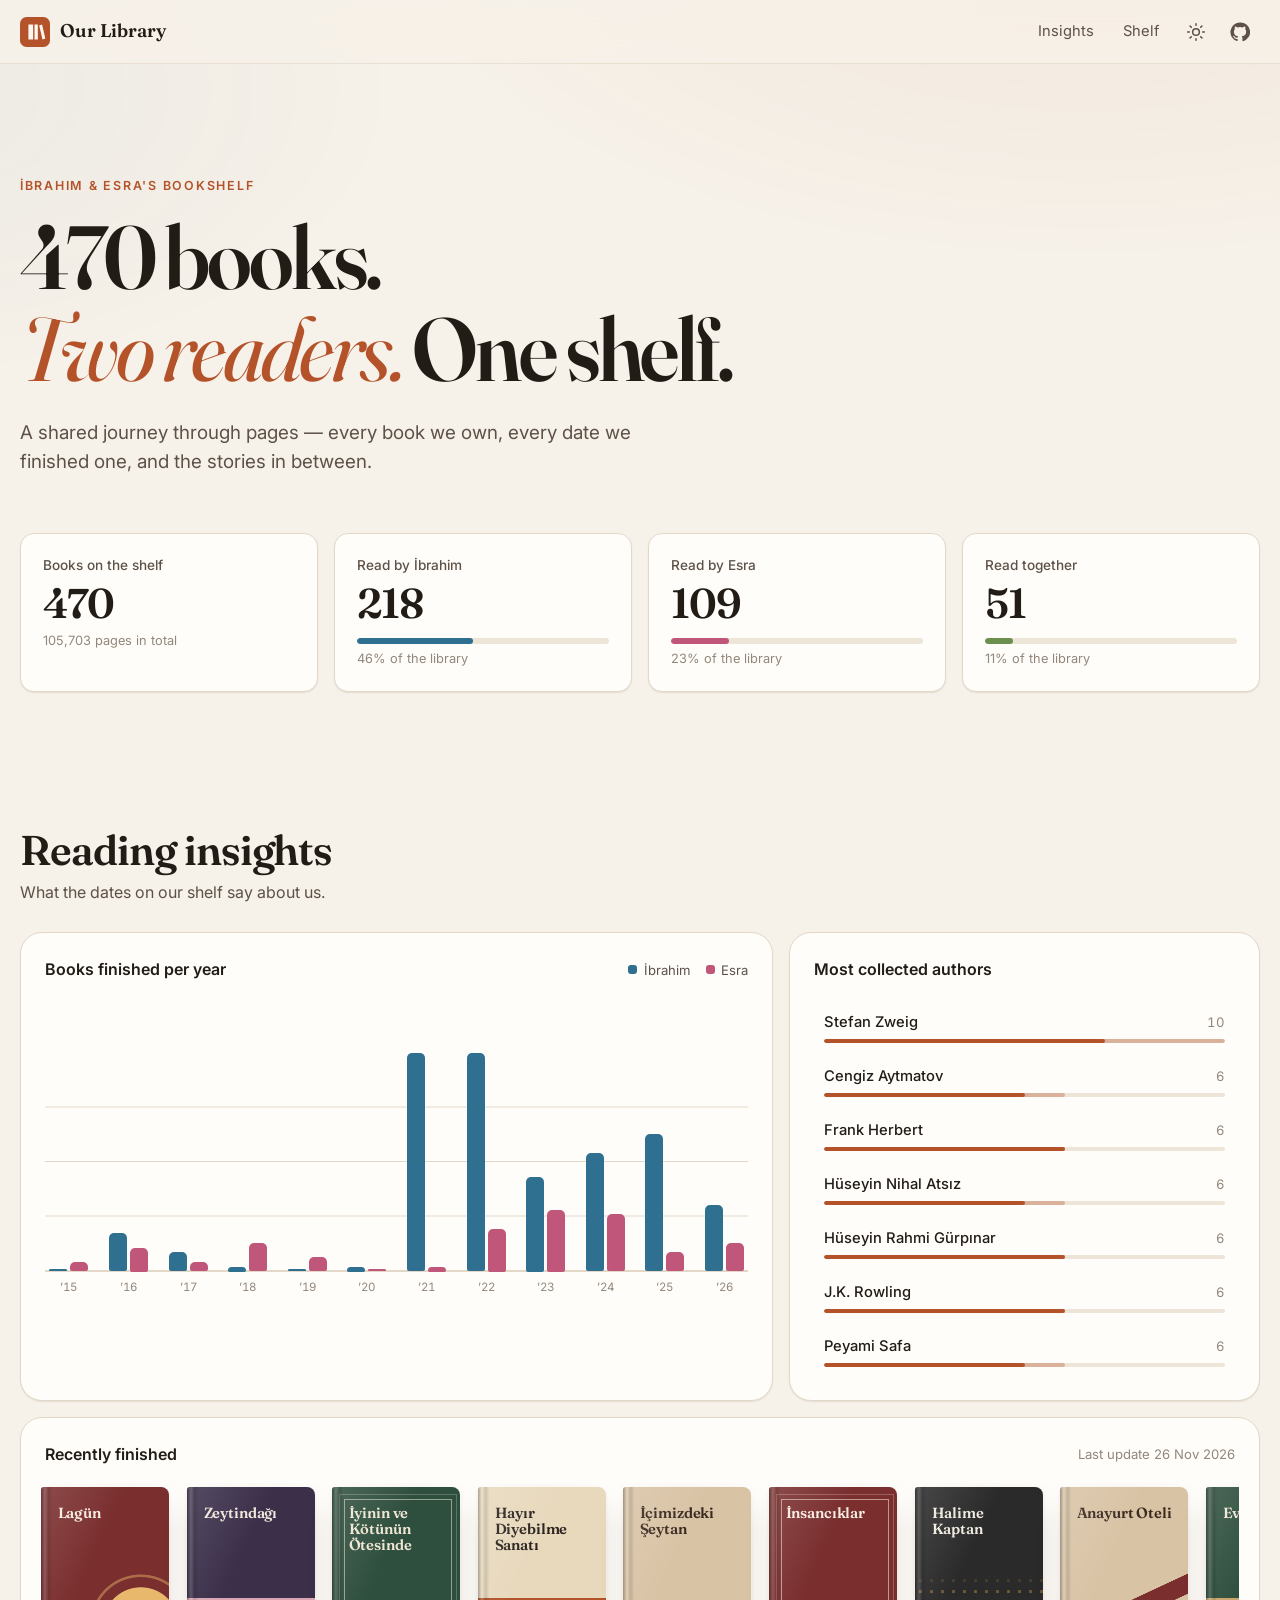
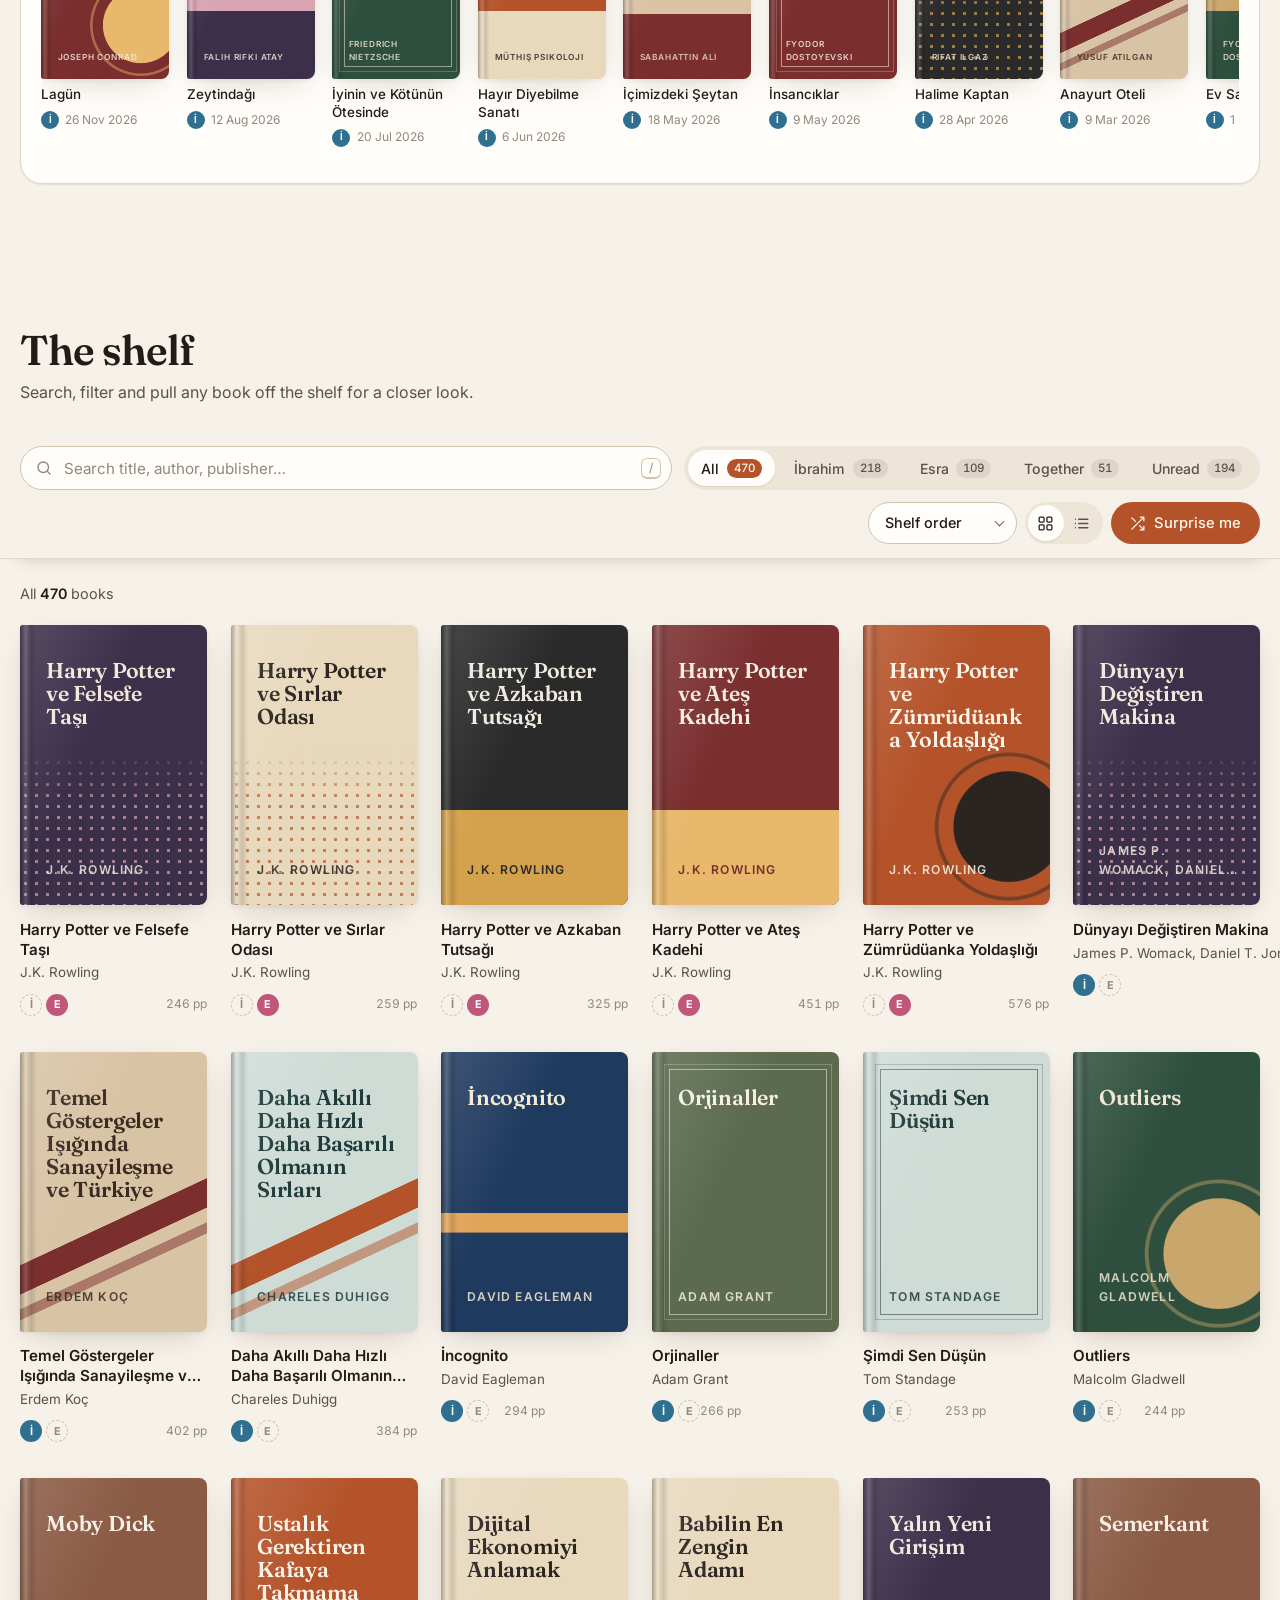
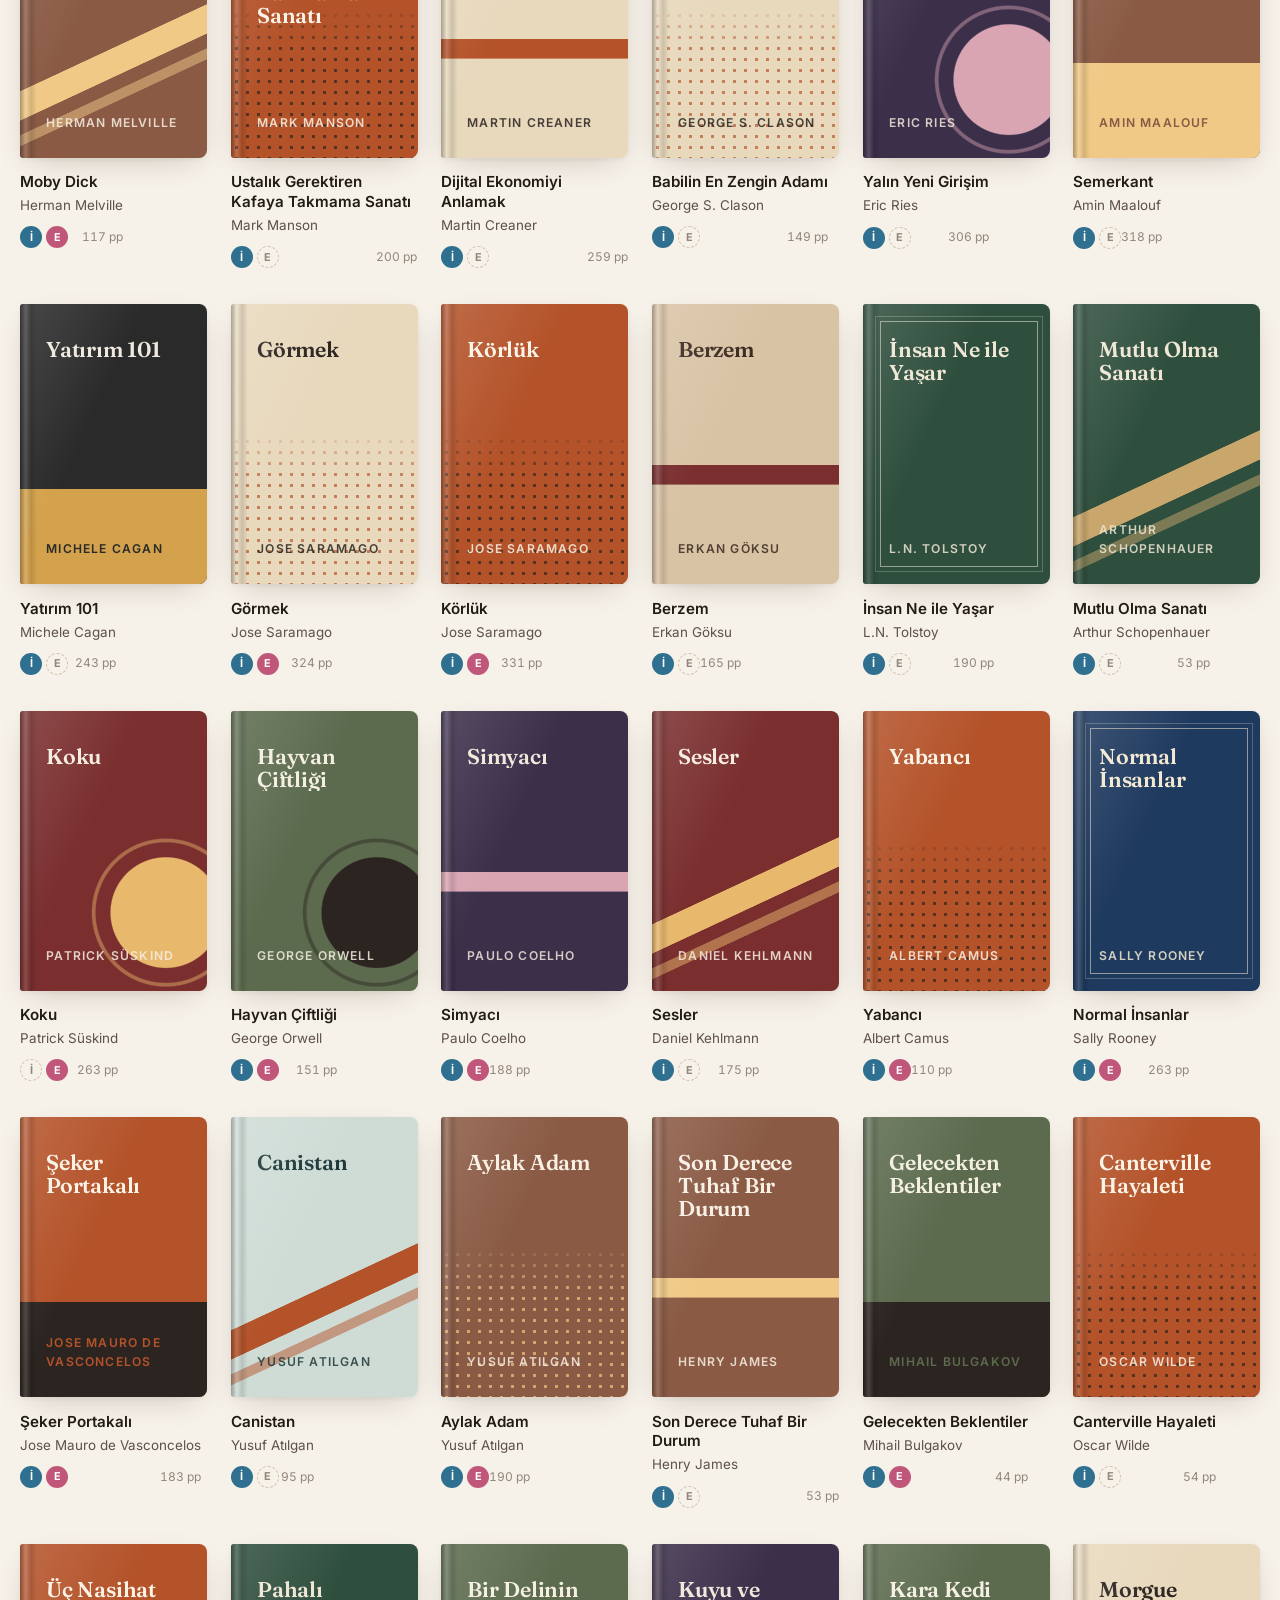
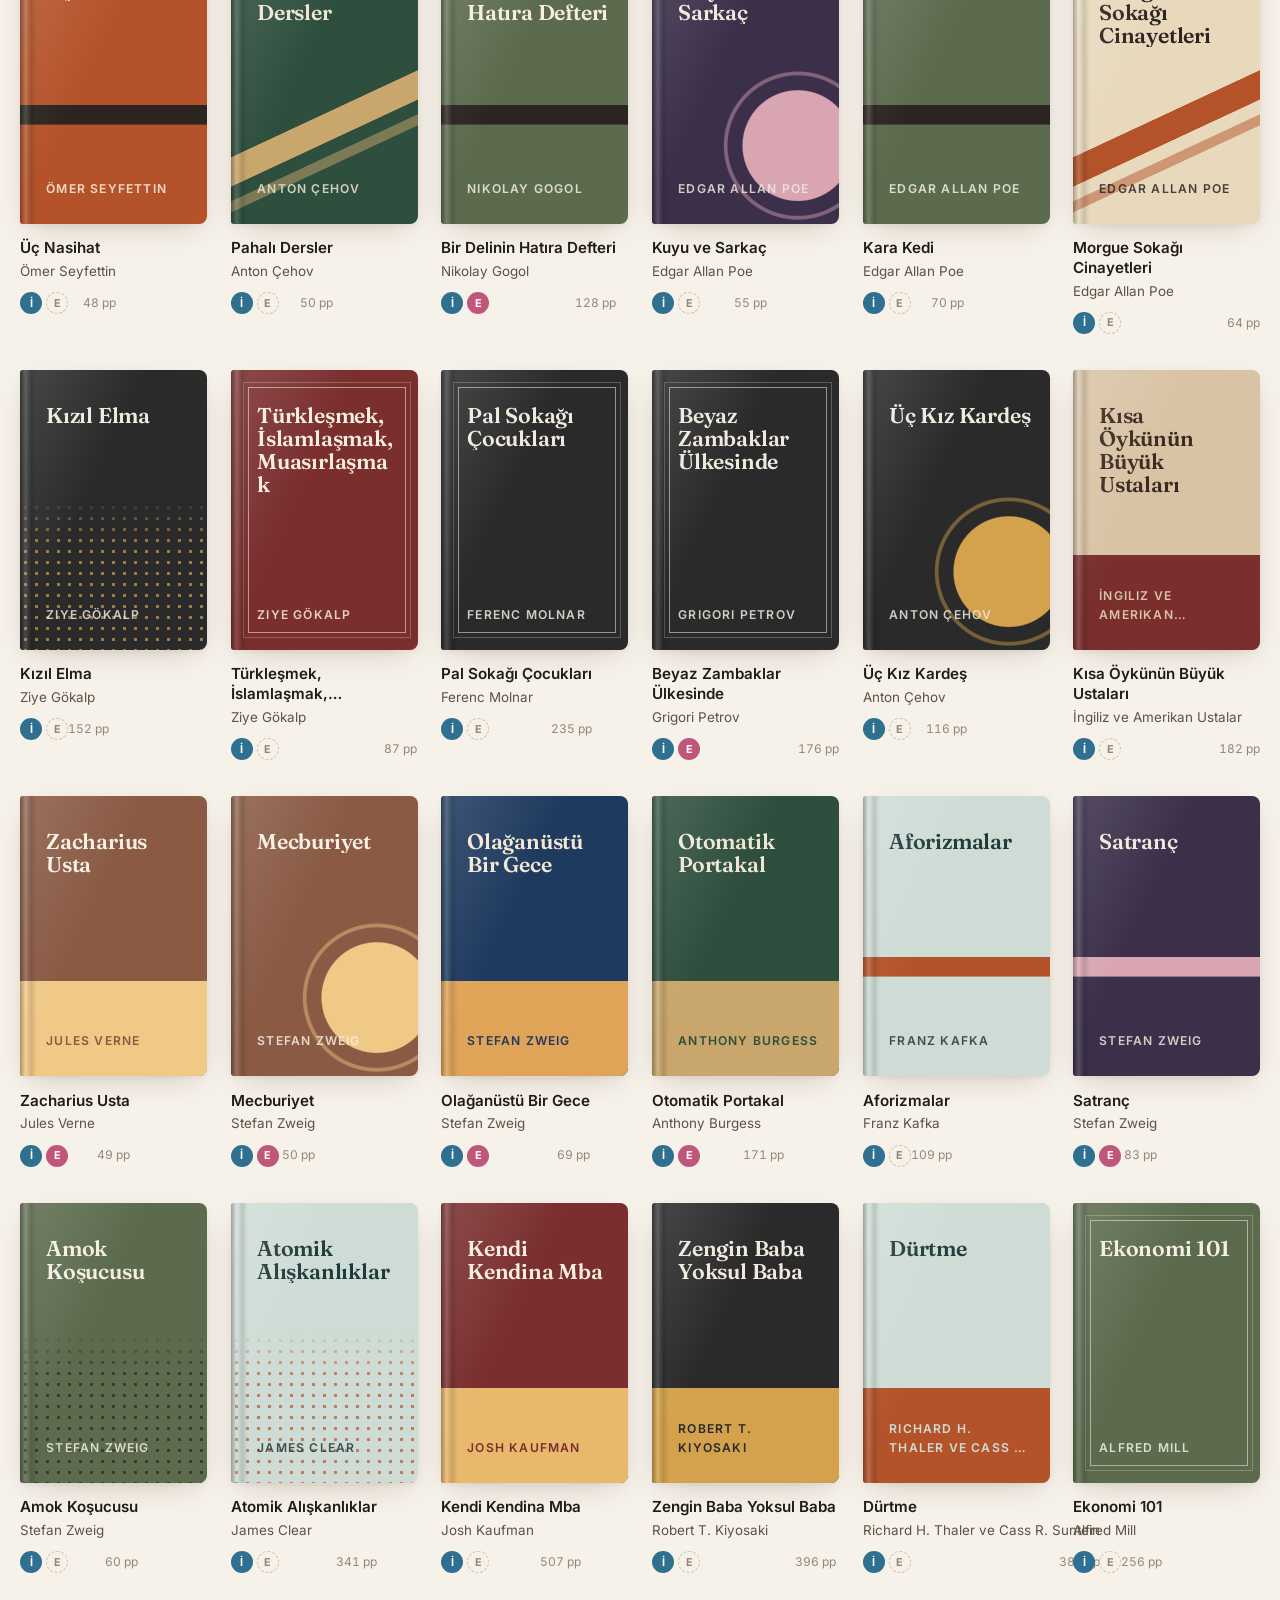
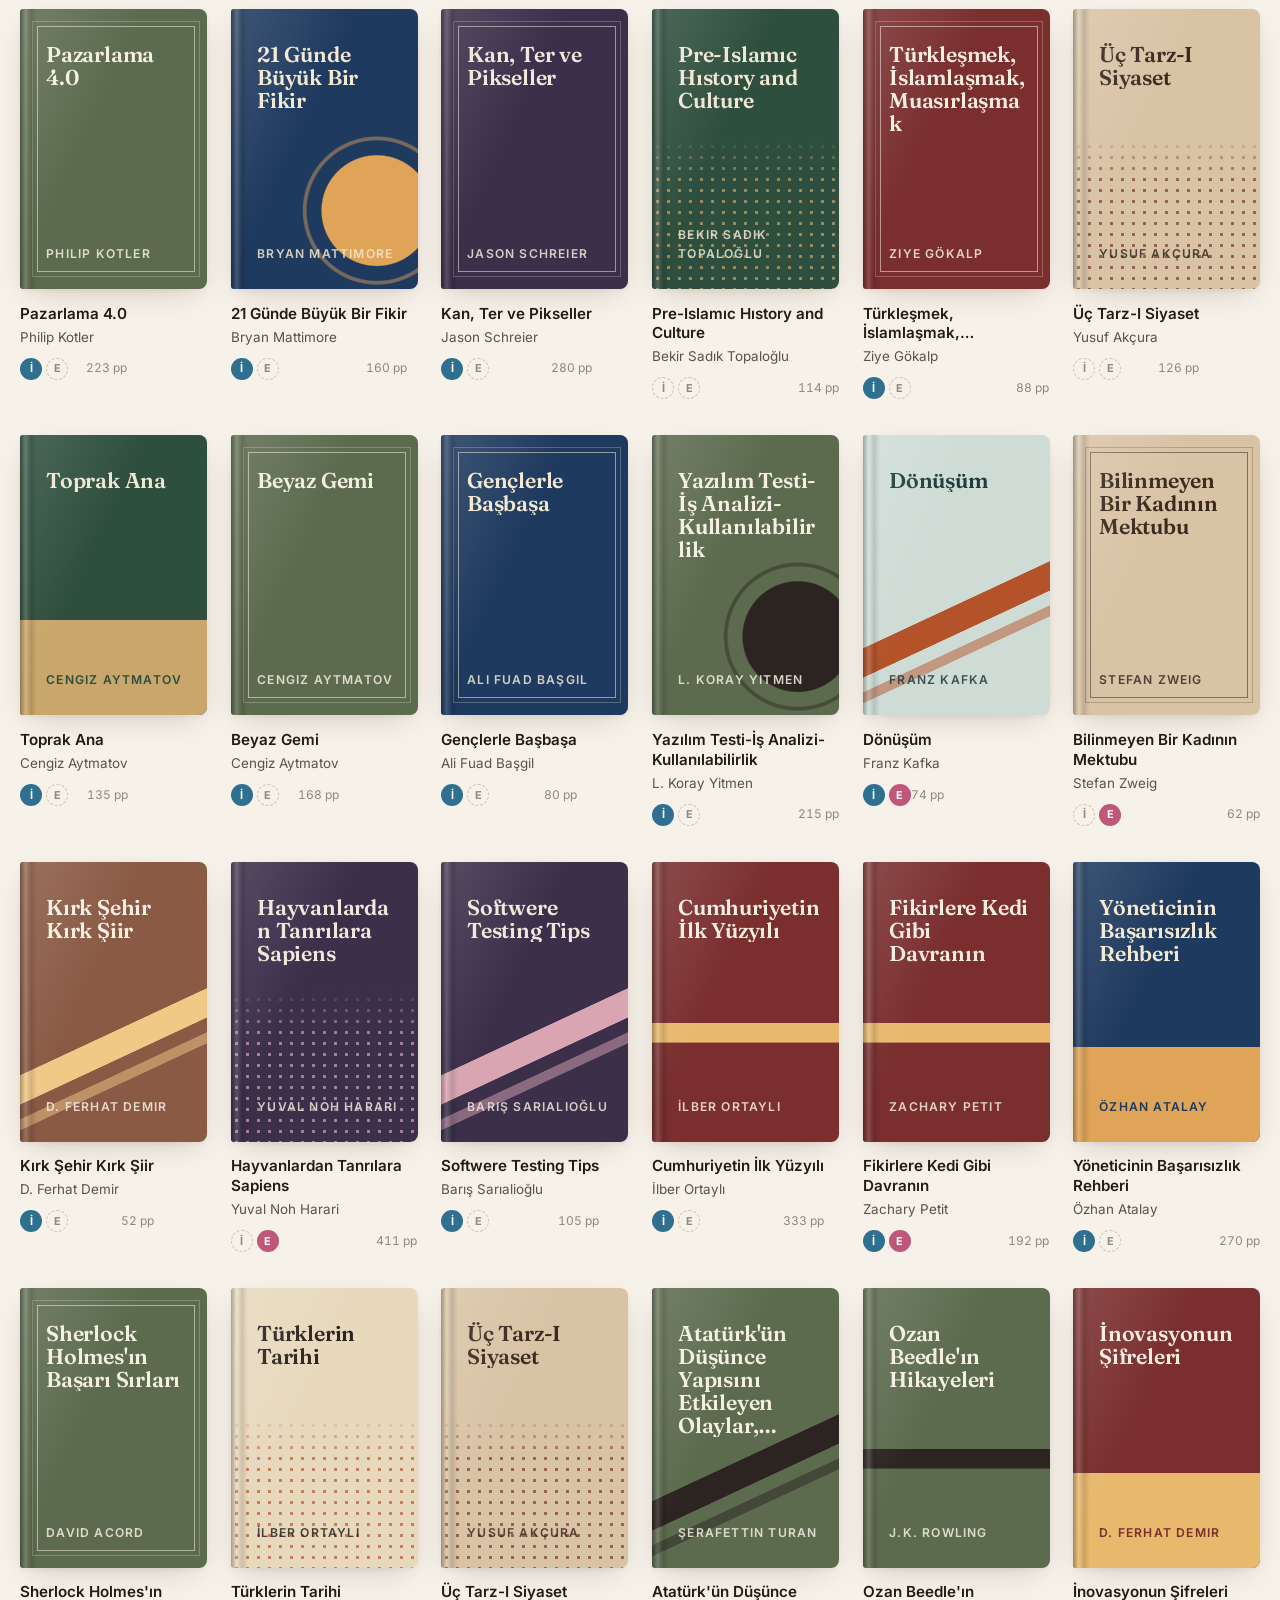
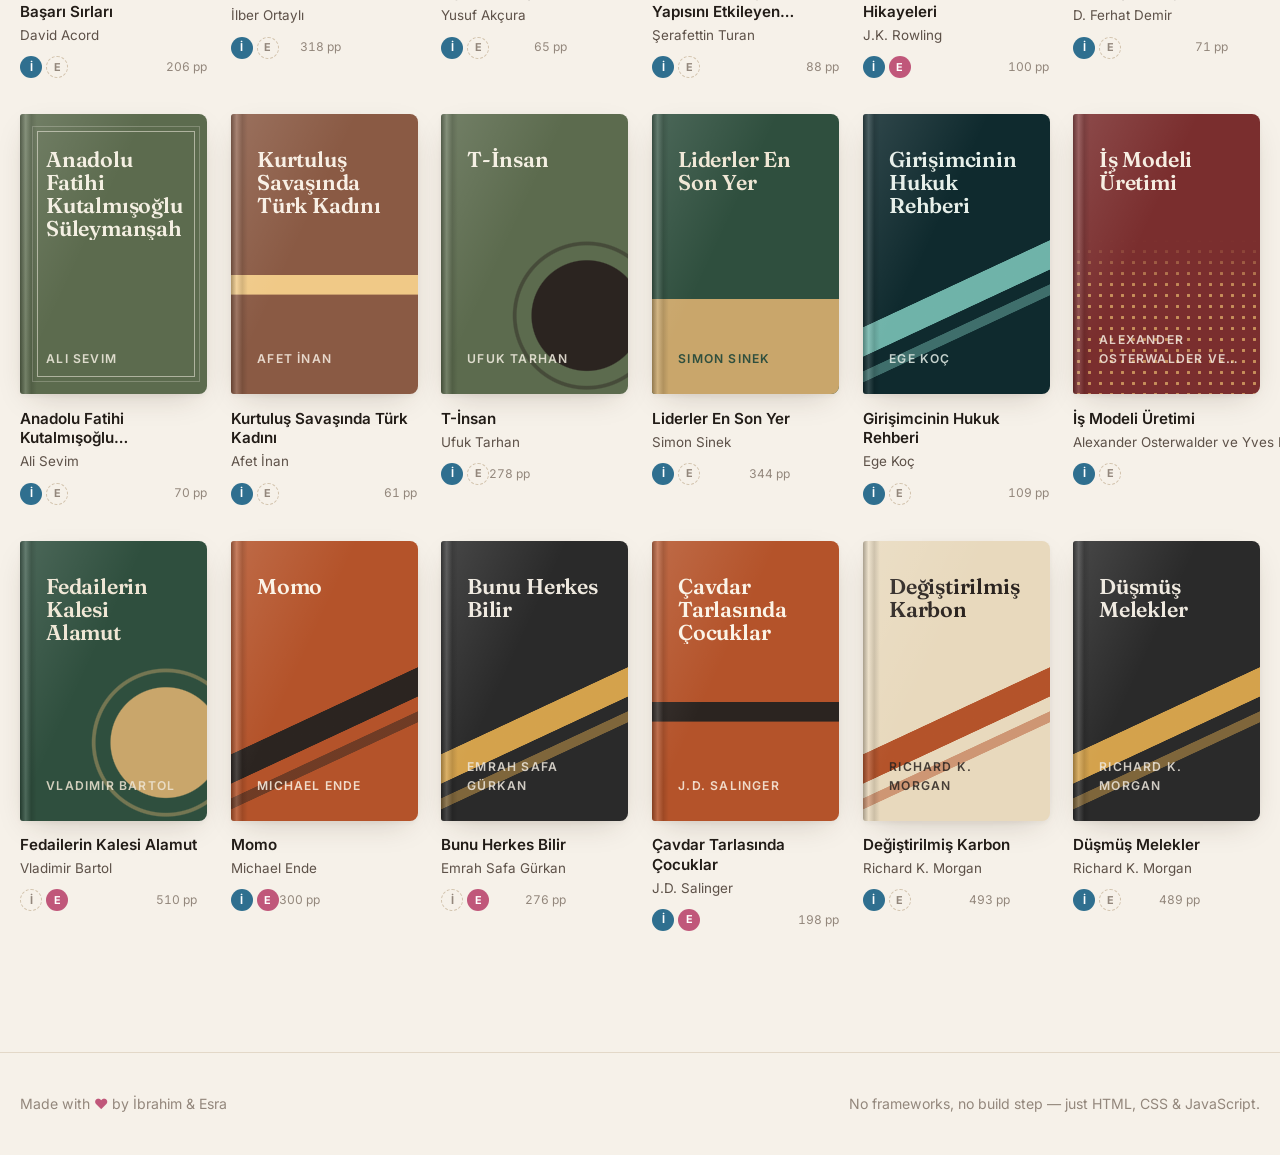
<file: index.html>
<!DOCTYPE html>
<html lang="en" data-theme="light">
<head>
    <meta charset="UTF-8">
    <meta name="viewport" content="width=device-width, initial-scale=1.0">
    <title>Our Digital Library · İbrahim &amp; Esra</title>
    <meta name="description" content="A personal library of 470+ books — searchable, filterable and full of reading insights, curated by İbrahim and Esra.">
    <meta name="theme-color" content="#f6f1e9" media="(prefers-color-scheme: light)">
    <meta name="theme-color" content="#14110f" media="(prefers-color-scheme: dark)">
    <meta property="og:title" content="Our Digital Library">
    <meta property="og:description" content="A shared journey through pages — İbrahim &amp; Esra's personal library.">
    <meta property="og:type" content="website">
    <meta property="og:url" content="https://library.cevher.net/">
    <link rel="canonical" href="https://library.cevher.net/">
    <link rel="icon" href="data:image/svg+xml,%3Csvg xmlns='http://www.w3.org/2000/svg' viewBox='0 0 64 64'%3E%3Crect width='64' height='64' rx='14' fill='%23b4532a'/%3E%3Cpath d='M18 16h10v32H18zM31 16h7v32h-7zM41 18l6-2 7 30-6 2z' fill='%23f6f1e9'/%3E%3C/svg%3E">

    <!-- Apply saved / system theme before first paint to avoid a flash -->
    <script>
        (function () {
            try {
                var saved = localStorage.getItem('library-theme');
                var dark = saved ? saved === 'dark' : window.matchMedia('(prefers-color-scheme: dark)').matches;
                document.documentElement.setAttribute('data-theme', dark ? 'dark' : 'light');
            } catch (e) {}
        })();
    </script>

    <link rel="preconnect" href="https://fonts.googleapis.com">
    <link rel="preconnect" href="https://fonts.gstatic.com" crossorigin>
    <link href="https://fonts.googleapis.com/css2?family=Fraunces:ital,opsz,wght@0,9..144,400;0,9..144,600;0,9..144,700;1,9..144,400&family=Inter:wght@400;500;600&display=swap" rel="stylesheet">
    <link rel="stylesheet" href="style.css">
</head>
<body>
    <a class="skip-link" href="#shelf">Skip to books</a>

    <!-- ============ Top bar ============ -->
    <nav class="topbar" aria-label="Primary">
        <div class="container topbar-inner">
            <a class="brand" href="./" aria-label="Our Digital Library — home">
                <svg class="brand-mark" viewBox="0 0 64 64" aria-hidden="true">
                    <rect width="64" height="64" rx="14" />
                    <path d="M18 16h10v32H18zM31 16h7v32h-7zM41 18l6-2 7 30-6 2z" />
                </svg>
                <span>Our Library</span>
            </a>
            <div class="topbar-actions">
                <a class="nav-link" href="#insights">Insights</a>
                <a class="nav-link" href="#shelf">Shelf</a>
                <button class="icon-btn" id="themeToggle" type="button" aria-label="Toggle dark mode">
                    <svg class="icon-sun" viewBox="0 0 24 24" aria-hidden="true"><circle cx="12" cy="12" r="4"/><path d="M12 2v2M12 20v2M4.93 4.93l1.41 1.41M17.66 17.66l1.41 1.41M2 12h2M20 12h2M4.93 19.07l1.41-1.41M17.66 6.34l1.41-1.41"/></svg>
                    <svg class="icon-moon" viewBox="0 0 24 24" aria-hidden="true"><path d="M21 12.79A9 9 0 1 1 11.21 3 7 7 0 0 0 21 12.79z"/></svg>
                </button>
                <a class="icon-btn" href="https://github.com/cevherk/library" target="_blank" rel="noopener" aria-label="Source code on GitHub">
                    <svg viewBox="0 0 24 24" aria-hidden="true" class="icon-fill"><path d="M12 .5a11.5 11.5 0 0 0-3.64 22.41c.58.1.79-.25.79-.56v-2c-3.2.7-3.88-1.37-3.88-1.37-.52-1.33-1.28-1.69-1.28-1.69-1.05-.72.08-.7.08-.7 1.16.08 1.77 1.19 1.77 1.19 1.03 1.77 2.7 1.26 3.36.96.1-.75.4-1.26.73-1.55-2.56-.29-5.24-1.28-5.24-5.7 0-1.26.45-2.29 1.19-3.1-.12-.29-.52-1.46.11-3.05 0 0 .97-.31 3.17 1.18a11 11 0 0 1 5.77 0c2.2-1.49 3.17-1.18 3.17-1.18.63 1.59.23 2.76.11 3.05.74.81 1.19 1.84 1.19 3.1 0 4.43-2.69 5.41-5.25 5.69.41.36.78 1.06.78 2.14v3.17c0 .31.21.67.8.56A11.5 11.5 0 0 0 12 .5z"/></svg>
                </a>
            </div>
        </div>
    </nav>

    <!-- ============ Hero ============ -->
    <header class="hero">
        <div class="container">
            <p class="eyebrow reveal">İbrahim &amp; Esra's bookshelf</p>
            <h1 class="hero-title reveal">
                <span id="heroCount">470</span> books.<br>
                <em>Two readers.</em> One shelf.
            </h1>
            <p class="hero-lead reveal">A shared journey through pages — every book we own, every date we finished one, and the stories in between.</p>

            <div class="stats" id="libraryStats" aria-live="polite">
                <!-- Stats injected by app.js -->
            </div>
        </div>
    </header>

    <main>
        <!-- ============ Insights ============ -->
        <section class="section" id="insights" aria-labelledby="insightsTitle">
            <div class="container">
                <div class="section-head">
                    <h2 id="insightsTitle" class="section-title">Reading insights</h2>
                    <p class="section-sub">What the dates on our shelf say about us.</p>
                </div>

                <div class="insights-grid">
                    <article class="panel panel-chart reveal">
                        <header class="panel-head">
                            <h3>Books finished per year</h3>
                            <div class="legend">
                                <span class="legend-item"><i class="dot dot-ibrahim"></i>İbrahim</span>
                                <span class="legend-item"><i class="dot dot-esra"></i>Esra</span>
                            </div>
                        </header>
                        <div class="chart" id="yearChart" role="img" aria-label="Bar chart of books finished per year"></div>
                    </article>

                    <article class="panel reveal">
                        <header class="panel-head"><h3>Most collected authors</h3></header>
                        <ol class="rank-list" id="topAuthors"></ol>
                    </article>

                    <article class="panel panel-wide reveal">
                        <header class="panel-head">
                            <h3>Recently finished</h3>
                            <span class="panel-meta" id="recentMeta"></span>
                        </header>
                        <div class="recent-strip" id="recentReads"></div>
                    </article>
                </div>
            </div>
        </section>

        <!-- ============ Shelf ============ -->
        <section class="section section-shelf" id="shelf" aria-labelledby="shelfTitle">
            <div class="container">
                <div class="section-head">
                    <h2 id="shelfTitle" class="section-title">The shelf</h2>
                    <p class="section-sub">Search, filter and pull any book off the shelf for a closer look.</p>
                </div>
            </div>

            <div class="toolbar" id="toolbar">
                <div class="container toolbar-inner">
                    <label class="search" for="searchInput">
                        <svg viewBox="0 0 24 24" aria-hidden="true"><circle cx="11" cy="11" r="7"/><path d="m20 20-3.5-3.5"/></svg>
                        <input type="search" id="searchInput" placeholder="Search title, author, publisher…" autocomplete="off" spellcheck="false">
                        <kbd class="search-kbd" aria-hidden="true">/</kbd>
                    </label>

                    <div class="chips" id="readerFilter" role="radiogroup" aria-label="Filter by reader"></div>

                    <div class="toolbar-end">
                        <label class="select">
                            <span class="sr-only">Sort books</span>
                            <select id="sortSelect">
                                <option value="shelf">Shelf order</option>
                                <option value="recent">Recently read</option>
                                <option value="title">Title A–Z</option>
                                <option value="author">Author A–Z</option>
                                <option value="pages-desc">Longest first</option>
                                <option value="pages-asc">Shortest first</option>
                            </select>
                        </label>
                        <div class="view-toggle" role="group" aria-label="Layout">
                            <button type="button" class="icon-btn" data-view="grid" aria-label="Grid view" aria-pressed="true">
                                <svg viewBox="0 0 24 24" aria-hidden="true"><rect x="3" y="3" width="7" height="7" rx="1.5"/><rect x="14" y="3" width="7" height="7" rx="1.5"/><rect x="3" y="14" width="7" height="7" rx="1.5"/><rect x="14" y="14" width="7" height="7" rx="1.5"/></svg>
                            </button>
                            <button type="button" class="icon-btn" data-view="list" aria-label="List view" aria-pressed="false">
                                <svg viewBox="0 0 24 24" aria-hidden="true"><path d="M8 6h13M8 12h13M8 18h13M3.5 6h.01M3.5 12h.01M3.5 18h.01"/></svg>
                            </button>
                        </div>
                        <button type="button" class="btn btn-accent" id="randomBtn">
                            <svg viewBox="0 0 24 24" aria-hidden="true"><path d="M16 3h5v5M4 20 21 3M21 16v5h-5M15 15l6 6M4 4l5 5"/></svg>
                            <span>Surprise me</span>
                        </button>
                    </div>
                </div>
            </div>

            <div class="container">
                <p class="results-info" id="resultsInfo" aria-live="polite"></p>
                <div class="books" id="bookShelf" data-view="grid"></div>
                <div class="sentinel" id="sentinel" aria-hidden="true"></div>

                <div id="noResults" class="empty hidden">
                    <svg viewBox="0 0 24 24" aria-hidden="true"><path d="M4 19.5A2.5 2.5 0 0 1 6.5 17H20V3H6.5A2.5 2.5 0 0 0 4 5.5v14zM4 19.5A2.5 2.5 0 0 0 6.5 22H20v-5"/></svg>
                    <h3>No books on this shelf</h3>
                    <p>Try a different search or clear your filters.</p>
                    <button type="button" class="btn" id="clearFilters">Clear filters</button>
                </div>
            </div>
        </section>
    </main>

    <footer class="footer">
        <div class="container footer-inner">
            <p>Made with <span class="heart" aria-label="love">♥</span> by İbrahim &amp; Esra</p>
            <p class="footer-meta">No frameworks, no build step — just HTML, CSS &amp; JavaScript.</p>
        </div>
    </footer>

    <!-- ============ Book detail dialog ============ -->
    <dialog class="modal" id="bookModal" aria-labelledby="modalTitle">
        <div class="modal-body" id="modalBody"></div>
        <button class="icon-btn modal-close" type="button" id="modalClose" aria-label="Close">
            <svg viewBox="0 0 24 24" aria-hidden="true"><path d="M18 6 6 18M6 6l12 12"/></svg>
        </button>
    </dialog>

    <script src="data.js"></script>
    <script src="app.js" defer></script>
</body>
</html>
</file>
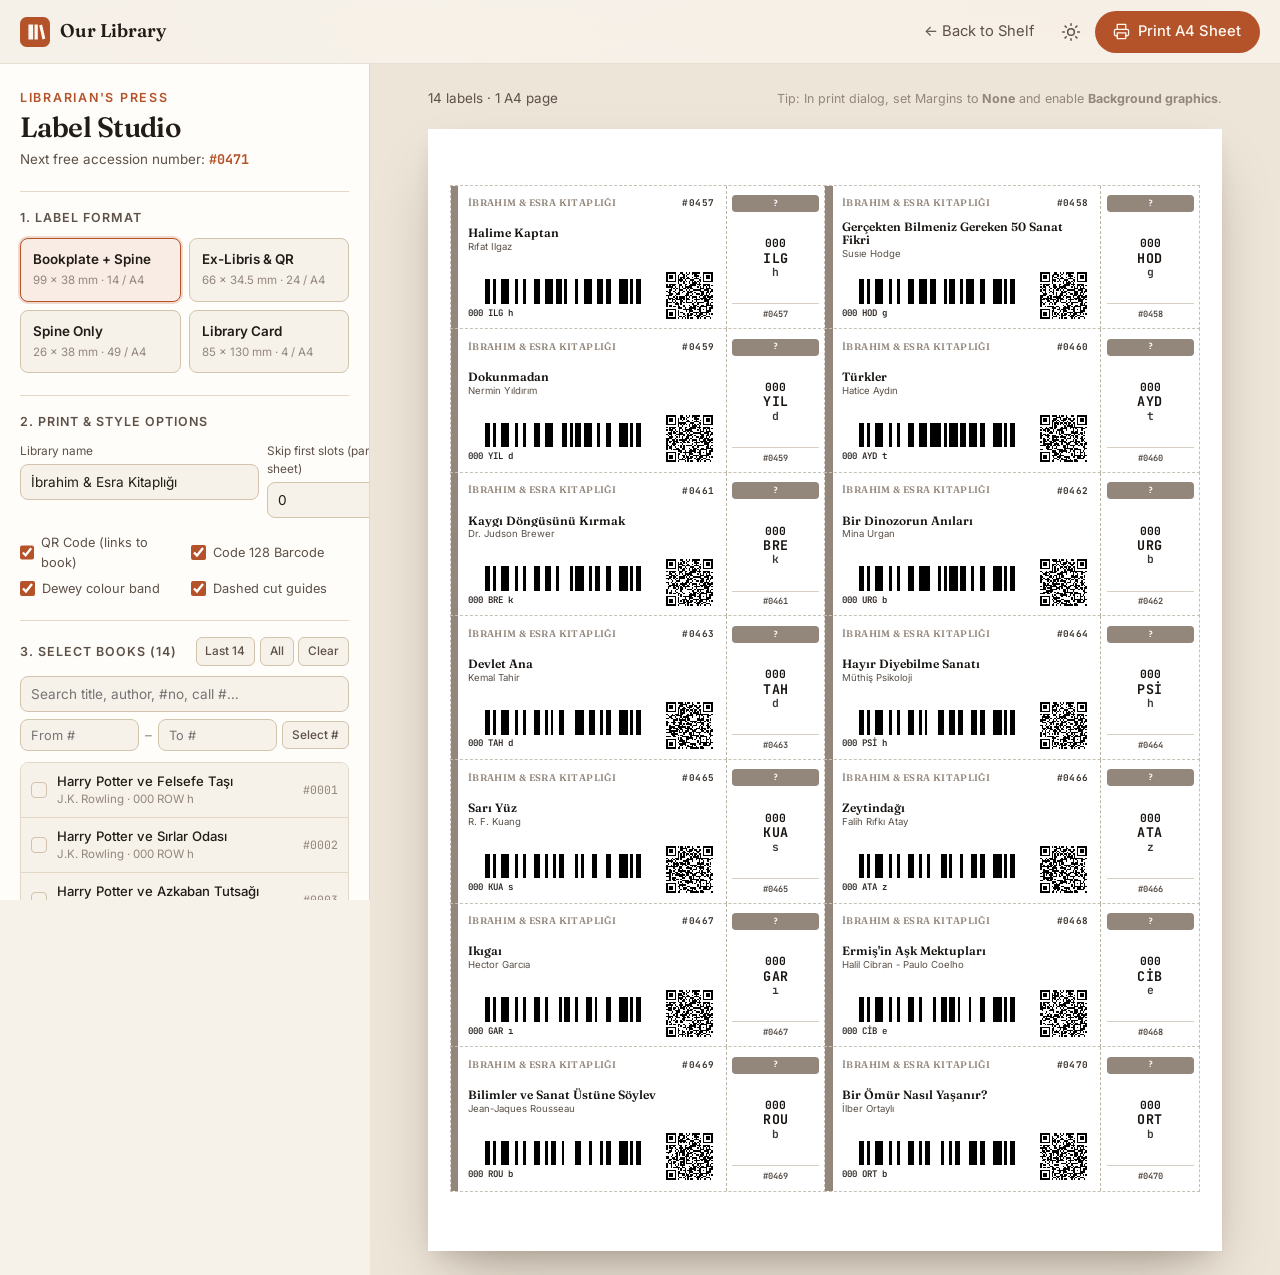
<file: labels.html>
<!DOCTYPE html>
<html lang="en" data-theme="light">
<head>
    <meta charset="UTF-8">
    <meta name="viewport" content="width=device-width, initial-scale=1.0">
    <title>Label Studio · Our Digital Library</title>
    <meta name="description" content="Print-ready library spine labels, ex-libris bookplates with QR codes & barcodes, and library cards.">
    <link rel="icon" href="data:image/svg+xml,%3Csvg xmlns='http://www.w3.org/2000/svg' viewBox='0 0 64 64'%3E%3Crect width='64' height='64' rx='14' fill='%23b4532a'/%3E%3Cpath d='M18 16h10v32H18zM31 16h7v32h-7zM41 18l6-2 7 30-6 2z' fill='%23f6f1e9'/%3E%3C/svg%3E">
    <script>
        (function () {
            try {
                var saved = localStorage.getItem('library-theme');
                var dark = saved ? saved === 'dark' : window.matchMedia('(prefers-color-scheme: dark)').matches;
                document.documentElement.setAttribute('data-theme', dark ? 'dark' : 'light');
            } catch (e) {}
        })();
    </script>
    <link rel="preconnect" href="https://fonts.googleapis.com">
    <link rel="preconnect" href="https://fonts.gstatic.com" crossorigin>
    <link href="https://fonts.googleapis.com/css2?family=Fraunces:ital,opsz,wght@0,9..144,500;0,9..144,600;1,9..144,400&family=Inter:wght@400;500;600;700&family=JetBrains+Mono:wght@500;600;700&display=swap" rel="stylesheet">
    <link rel="stylesheet" href="style.css">
    <link rel="stylesheet" href="labels.css">
</head>
<body class="labels-body">
    <!-- ============ Top bar (screen only) ============ -->
    <nav class="topbar no-print" aria-label="Primary">
        <div class="container topbar-inner">
            <a class="brand" href="./">
                <svg class="brand-mark" viewBox="0 0 64 64" aria-hidden="true">
                    <rect width="64" height="64" rx="14" />
                    <path d="M18 16h10v32H18zM31 16h7v32h-7zM41 18l6-2 7 30-6 2z" />
                </svg>
                <span>Our Library</span>
            </a>
            <div class="topbar-actions">
                <a class="nav-link" href="./">← Back to Shelf</a>
                <button class="icon-btn" id="themeToggle" type="button" aria-label="Toggle dark mode">
                    <svg class="icon-sun" viewBox="0 0 24 24" aria-hidden="true"><circle cx="12" cy="12" r="4"/><path d="M12 2v2M12 20v2M4.93 4.93l1.41 1.41M17.66 17.66l1.41 1.41M2 12h2M20 12h2M4.93 19.07l1.41-1.41M17.66 6.34l1.41-1.41"/></svg>
                    <svg class="icon-moon" viewBox="0 0 24 24" aria-hidden="true"><path d="M21 12.79A9 9 0 1 1 11.21 3 7 7 0 0 0 21 12.79z"/></svg>
                </button>
                <button class="btn btn-accent" id="printBtn" type="button">
                    <svg viewBox="0 0 24 24" aria-hidden="true"><path d="M6 9V2h12v7M6 18H4a2 2 0 0 1-2-2v-5a2 2 0 0 1 2-2h16a2 2 0 0 1 2 2v5a2 2 0 0 1-2 2h-2"/><rect x="6" y="14" width="12" height="8"/></svg>
                    <span>Print A4 Sheet</span>
                </button>
            </div>
        </div>
    </nav>

    <div class="studio">
        <!-- ============ Sidebar: Controls & Book Picker (screen only) ============ -->
        <aside class="studio-side no-print" aria-label="Label settings and book selection">
            <div class="side-head">
                <p class="eyebrow">Librarian's Press</p>
                <h1>Label Studio</h1>
                <p class="side-sub">Next free accession number: <strong id="nextNoBadge">#0471</strong></p>
            </div>

            <!-- Template & Sheet Options -->
            <section class="ctrl-group">
                <h2 class="ctrl-title">1. Label format</h2>
                <div class="tpl-grid" id="templatePicker" role="radiogroup" aria-label="Label template">
                    <button type="button" class="tpl-btn is-active" data-tpl="combo" role="radio" aria-checked="true">
                        <strong>Bookplate + Spine</strong>
                        <span>99 × 38 mm · 14 / A4</span>
                    </button>
                    <button type="button" class="tpl-btn" data-tpl="bookplate" role="radio" aria-checked="false">
                        <strong>Ex-Libris &amp; QR</strong>
                        <span>66 × 34.5 mm · 24 / A4</span>
                    </button>
                    <button type="button" class="tpl-btn" data-tpl="spine" role="radio" aria-checked="false">
                        <strong>Spine Only</strong>
                        <span>26 × 38 mm · 49 / A4</span>
                    </button>
                    <button type="button" class="tpl-btn" data-tpl="card" role="radio" aria-checked="false">
                        <strong>Library Card</strong>
                        <span>85 × 130 mm · 4 / A4</span>
                    </button>
                </div>
            </section>

            <section class="ctrl-group">
                <h2 class="ctrl-title">2. Print &amp; style options</h2>
                <div class="opt-grid">
                    <label class="field">
                        <span>Library name</span>
                        <input type="text" id="ownerInput" value="İbrahim & Esra Kitaplığı" maxlength="36">
                    </label>
                    <label class="field">
                        <span>Skip first slots (partial sheet)</span>
                        <input type="number" id="offsetInput" value="0" min="0" max="48">
                    </label>
                </div>
                <div class="toggles">
                    <label class="toggle"><input type="checkbox" id="optQr" checked><span>QR Code (links to book)</span></label>
                    <label class="toggle"><input type="checkbox" id="optBarcode" checked><span>Code 128 Barcode</span></label>
                    <label class="toggle"><input type="checkbox" id="optColor" checked><span>Dewey colour band</span></label>
                    <label class="toggle"><input type="checkbox" id="optCut" checked><span>Dashed cut guides</span></label>
                </div>
            </section>

            <!-- Book Selection -->
            <section class="ctrl-group ctrl-books">
                <div class="ctrl-row">
                    <h2 class="ctrl-title">3. Select books (<span id="selectedCount">0</span>)</h2>
                    <div class="quick-btns">
                        <button type="button" class="mini-btn" id="selLatest">Last 14</button>
                        <button type="button" class="mini-btn" id="selAll">All</button>
                        <button type="button" class="mini-btn" id="selNone">Clear</button>
                    </div>
                </div>

                <div class="picker-filters">
                    <input type="search" id="pickerSearch" placeholder="Search title, author, #no, call #…" autocomplete="off">
                    <div class="range-row">
                        <input type="number" id="rangeFrom" placeholder="From #" min="1">
                        <span>–</span>
                        <input type="number" id="rangeTo" placeholder="To #" min="1">
                        <button type="button" class="mini-btn" id="selRange">Select #</button>
                    </div>
                </div>

                <div class="picker-list" id="pickerList" role="listbox" aria-label="Books"></div>
            </section>
        </aside>

        <!-- ============ Live A4 Print Preview ============ -->
        <main class="studio-stage">
            <div class="stage-bar no-print">
                <span id="sheetSummary">0 labels · 0 A4 pages</span>
                <span class="stage-tip">Tip: In print dialog, set Margins to <strong>None</strong> and enable <strong>Background graphics</strong>.</span>
            </div>
            <div class="sheets" id="sheetsContainer">
                <!-- A4 .sheet pages injected here -->
            </div>
        </main>
    </div>

    <script src="data.js"></script>
    <script src="catalog.js"></script>
    <script src="codes.js"></script>
    <script src="labels.js" defer></script>
</body>
</html>
</file>
<file: style.css>
/* ==========================================================================
   Our Digital Library — design system
   ========================================================================== */

:root {
    --font-display: 'Fraunces', 'Iowan Old Style', Georgia, serif;
    --font-body: 'Inter', system-ui, -apple-system, 'Segoe UI', sans-serif;

    --bg: #f6f1e9;
    --bg-elev: #fffdf9;
    --bg-sunk: #ede5d8;
    --ink: #221c17;
    --ink-soft: #5d5148;
    --ink-faint: #93877c;
    --line: #e3d8c8;
    --line-strong: #d2c3ad;
    --accent: #b4532a;
    --accent-ink: #fff8f0;
    --ibrahim: #2f6f8f;
    --esra: #c0577a;
    --both: #6b8f4e;

    --radius-sm: 8px;
    --radius: 14px;
    --radius-lg: 22px;
    --shadow-sm: 0 1px 2px rgba(60, 40, 20, .06), 0 1px 1px rgba(60, 40, 20, .04);
    --shadow: 0 10px 30px -12px rgba(60, 40, 20, .25), 0 2px 6px rgba(60, 40, 20, .05);
    --shadow-lg: 0 30px 60px -20px rgba(40, 25, 10, .35), 0 8px 20px -8px rgba(40, 25, 10, .15);
    --ease: cubic-bezier(.2, .8, .2, 1);
    --topbar-h: 64px;

    color-scheme: light;
}

[data-theme='dark'] {
    --bg: #14110f;
    --bg-elev: #1d1916;
    --bg-sunk: #0f0d0b;
    --ink: #f2ebe1;
    --ink-soft: #bfb3a5;
    --ink-faint: #85796d;
    --line: #2c2621;
    --line-strong: #3b332c;
    --accent: #e07a4a;
    --accent-ink: #1a0f08;
    --ibrahim: #6bb3d6;
    --esra: #ea8fae;
    --both: #9cc47a;
    --shadow-sm: 0 1px 2px rgba(0, 0, 0, .4);
    --shadow: 0 12px 30px -12px rgba(0, 0, 0, .7);
    --shadow-lg: 0 30px 60px -20px rgba(0, 0, 0, .8);

    color-scheme: dark;
}

/* ---------- Reset & base ---------- */
*, *::before, *::after { box-sizing: border-box; }
* { margin: 0; }

html {
    -webkit-text-size-adjust: 100%;
    scroll-behavior: smooth;
    scroll-padding-top: calc(var(--topbar-h) + 80px);
}

body {
    font-family: var(--font-body);
    font-size: 16px;
    line-height: 1.55;
    color: var(--ink);
    background: var(--bg);
    -webkit-font-smoothing: antialiased;
    text-rendering: optimizeLegibility;
    min-height: 100vh;
    transition: background-color .4s var(--ease), color .4s var(--ease);
}

body.no-scroll { overflow: hidden; }

/* subtle paper grain */
body::before {
    content: '';
    position: fixed;
    inset: 0;
    pointer-events: none;
    z-index: -1;
    opacity: .5;
    background:
        radial-gradient(1200px 600px at 85% -10%, color-mix(in srgb, var(--accent) 12%, transparent), transparent 60%),
        radial-gradient(900px 500px at -10% 10%, color-mix(in srgb, var(--ibrahim) 10%, transparent), transparent 60%);
}

img, svg { display: block; }
button, input, select { font: inherit; color: inherit; }
button { cursor: pointer; background: none; border: 0; padding: 0; }
a { color: inherit; text-decoration: none; }

svg { width: 20px; height: 20px; fill: none; stroke: currentColor; stroke-width: 1.8; stroke-linecap: round; stroke-linejoin: round; }
svg.icon-fill { fill: currentColor; stroke: none; }

:focus-visible {
    outline: 2px solid var(--accent);
    outline-offset: 3px;
    border-radius: 6px;
}

.sr-only {
    position: absolute !important;
    width: 1px; height: 1px;
    padding: 0; margin: -1px;
    overflow: hidden; clip: rect(0 0 0 0);
    white-space: nowrap; border: 0;
}

.hidden { display: none !important; }
.muted { color: var(--ink-faint); }

.skip-link {
    position: absolute;
    left: 1rem; top: -100px;
    z-index: 100;
    background: var(--ink);
    color: var(--bg);
    padding: .6rem 1rem;
    border-radius: var(--radius-sm);
}
.skip-link:focus { top: 1rem; }

.container {
    width: min(1240px, 100% - 2.5rem);
    margin-inline: auto;
}

/* ---------- Buttons ---------- */
.icon-btn {
    display: inline-grid;
    place-items: center;
    width: 40px; height: 40px;
    border-radius: 999px;
    color: var(--ink-soft);
    transition: background-color .2s, color .2s, transform .2s var(--ease);
}
.icon-btn:hover { background: var(--bg-sunk); color: var(--ink); }
.icon-btn:active { transform: scale(.94); }

.btn {
    display: inline-flex;
    align-items: center;
    gap: .5rem;
    height: 42px;
    padding: 0 1.1rem;
    border-radius: 999px;
    font-weight: 500;
    font-size: .92rem;
    background: var(--bg-elev);
    border: 1px solid var(--line-strong);
    transition: transform .2s var(--ease), background-color .2s, box-shadow .2s;
    white-space: nowrap;
}
.btn:hover { box-shadow: var(--shadow-sm); transform: translateY(-1px); }
.btn:active { transform: translateY(0) scale(.98); }
.btn svg { width: 17px; height: 17px; }

.btn-accent {
    background: var(--accent);
    color: var(--accent-ink);
    border-color: transparent;
}
.btn-accent:hover { background: color-mix(in srgb, var(--accent) 88%, var(--ink)); }

/* ---------- Top bar ---------- */
.topbar {
    position: sticky;
    top: 0;
    z-index: 40;
    height: var(--topbar-h);
    background: color-mix(in srgb, var(--bg) 78%, transparent);
    backdrop-filter: saturate(1.6) blur(14px);
    -webkit-backdrop-filter: saturate(1.6) blur(14px);
    border-bottom: 1px solid color-mix(in srgb, var(--line) 70%, transparent);
}
.topbar-inner {
    height: 100%;
    display: flex;
    align-items: center;
    justify-content: space-between;
}
.brand {
    display: inline-flex;
    align-items: center;
    gap: .65rem;
    font-family: var(--font-display);
    font-weight: 600;
    font-size: 1.15rem;
    letter-spacing: -.01em;
}
.brand-mark { width: 30px; height: 30px; stroke: none; }
.brand-mark rect { fill: var(--accent); }
.brand-mark path { fill: var(--accent-ink); }

.topbar-actions { display: flex; align-items: center; gap: .25rem; }
.nav-link {
    padding: .45rem .8rem;
    border-radius: 999px;
    font-size: .92rem;
    color: var(--ink-soft);
    transition: color .2s, background-color .2s;
}
.nav-link:hover { color: var(--ink); background: var(--bg-sunk); }

#themeToggle .icon-moon { display: none; }
[data-theme='dark'] #themeToggle .icon-sun { display: none; }
[data-theme='dark'] #themeToggle .icon-moon { display: block; }

/* ---------- Hero ---------- */
.hero { padding: clamp(3.5rem, 9vw, 7rem) 0 clamp(2.5rem, 6vw, 4rem); }

.eyebrow {
    font-size: .78rem;
    font-weight: 600;
    letter-spacing: .14em;
    text-transform: uppercase;
    color: var(--accent);
    margin-bottom: 1rem;
}

.hero-title {
    font-family: var(--font-display);
    font-weight: 600;
    font-size: clamp(2.6rem, 7.2vw, 5.6rem);
    line-height: 1.02;
    letter-spacing: -.035em;
    font-variation-settings: 'opsz' 144;
    max-width: 14ch;
}
.hero-title em {
    font-style: italic;
    font-weight: 400;
    color: var(--accent);
}
#heroCount { font-variant-numeric: tabular-nums; }

.hero-lead {
    margin-top: 1.5rem;
    max-width: 52ch;
    font-size: clamp(1.02rem, 1.6vw, 1.18rem);
    color: var(--ink-soft);
}

.stats {
    margin-top: clamp(2.5rem, 5vw, 3.5rem);
    display: grid;
    grid-template-columns: repeat(4, 1fr);
    gap: 1rem;
}
.stat {
    display: flex;
    flex-direction: column;
    gap: .35rem;
    padding: 1.35rem 1.4rem;
    background: var(--bg-elev);
    border: 1px solid var(--line);
    border-radius: var(--radius);
    box-shadow: var(--shadow-sm);
}
.stat-label { font-size: .85rem; color: var(--ink-soft); font-weight: 500; }
.stat-value {
    font-family: var(--font-display);
    font-size: 2.6rem;
    font-weight: 600;
    line-height: 1.05;
    letter-spacing: -.03em;
    font-variant-numeric: tabular-nums;
}
.stat-sub { font-size: .8rem; color: var(--ink-faint); }

.meter {
    height: 6px;
    margin-top: .4rem;
    border-radius: 99px;
    background: var(--bg-sunk);
    overflow: hidden;
}
.meter span {
    display: block;
    height: 100%;
    width: var(--w);
    border-radius: inherit;
    background: var(--tone, var(--accent));
    transform-origin: left;
    animation: grow 1.2s var(--ease) both .2s;
}
.meter-ibrahim { --tone: var(--ibrahim); }
.meter-esra { --tone: var(--esra); }
.meter-both { --tone: var(--both); }

@keyframes grow { from { transform: scaleX(0); } }

/* ---------- Sections ---------- */
.section { padding: clamp(2.5rem, 6vw, 4.5rem) 0; }
.section-head { margin-bottom: 1.75rem; }
.section-title {
    font-family: var(--font-display);
    font-weight: 600;
    font-size: clamp(1.8rem, 3.5vw, 2.6rem);
    letter-spacing: -.025em;
    line-height: 1.1;
}
.section-sub { margin-top: .4rem; color: var(--ink-soft); }

/* ---------- Insights ---------- */
.insights-grid {
    display: grid;
    grid-template-columns: 1.6fr 1fr;
    gap: 1rem;
}
.panel {
    background: var(--bg-elev);
    border: 1px solid var(--line);
    border-radius: var(--radius-lg);
    padding: 1.5rem;
    box-shadow: var(--shadow-sm);
    min-width: 0;
}
.panel-wide { grid-column: 1 / -1; }
.panel-head {
    display: flex;
    align-items: center;
    justify-content: space-between;
    gap: 1rem;
    margin-bottom: 1.25rem;
    flex-wrap: wrap;
}
.panel-head h3 { font-size: 1rem; font-weight: 600; }
.panel-meta { font-size: .82rem; color: var(--ink-faint); }

.legend { display: flex; gap: 1rem; font-size: .82rem; color: var(--ink-soft); }
.legend-item { display: inline-flex; align-items: center; gap: .4rem; }
.dot { width: 9px; height: 9px; border-radius: 3px; display: inline-block; }
.dot-ibrahim { background: var(--ibrahim); }
.dot-esra { background: var(--esra); }

/* bar chart */
.chart { height: 240px; }
.bars {
    height: 100%;
    display: grid;
    grid-template-columns: repeat(var(--cols), 1fr);
    gap: clamp(4px, 1vw, 12px);
    align-items: end;
    border-bottom: 1px solid var(--line);
    background-image: linear-gradient(to top, var(--line) 1px, transparent 1px);
    background-size: 100% 25%;
}
.bar-group {
    position: relative;
    height: 100%;
    display: flex;
    flex-direction: column;
    justify-content: flex-end;
    outline: none;
}
.bar-pair {
    flex: 1;
    display: flex;
    align-items: flex-end;
    justify-content: center;
    gap: 3px;
}
.bar {
    flex: 1;
    max-width: 18px;
    height: var(--h);
    min-height: 2px;
    border-radius: 5px 5px 2px 2px;
    transform-origin: bottom;
    transition: filter .2s, transform .2s var(--ease);
}
.is-visible .bar { animation: rise .9s var(--ease) both; }
.bar-ibrahim { background: var(--ibrahim); }
.bar-esra { background: var(--esra); animation-delay: .08s !important; }
.bar-label {
    position: absolute;
    bottom: -1.6rem;
    left: 0; right: 0;
    text-align: center;
    font-size: .72rem;
    color: var(--ink-faint);
    font-variant-numeric: tabular-nums;
}
.bar-tip {
    position: absolute;
    bottom: calc(100% + 6px);
    left: 50%;
    transform: translate(-50%, 4px);
    padding: .45rem .65rem;
    border-radius: var(--radius-sm);
    background: var(--ink);
    color: var(--bg);
    font-size: .75rem;
    line-height: 1.35;
    white-space: nowrap;
    pointer-events: none;
    opacity: 0;
    transition: opacity .15s, transform .15s var(--ease);
    z-index: 2;
}
.bar-group:hover .bar-tip,
.bar-group:focus-visible .bar-tip { opacity: 1; transform: translate(-50%, 0); }
.bar-group:hover .bar,
.bar-group:focus-visible .bar { filter: brightness(1.12); }
.panel-chart .chart { height: 270px; margin-bottom: 1.6rem; padding-top: 3.2rem; }

@keyframes rise { from { transform: scaleY(0); } }

/* top authors */
.rank-list { list-style: none; padding: 0; display: grid; gap: .25rem; }
.rank {
    width: 100%;
    display: grid;
    grid-template-columns: 1fr auto;
    gap: .35rem .75rem;
    align-items: center;
    padding: .55rem .6rem;
    border-radius: var(--radius-sm);
    text-align: left;
    transition: background-color .2s;
}
.rank:hover { background: var(--bg-sunk); }
.rank-name { font-size: .92rem; font-weight: 500; white-space: nowrap; overflow: hidden; text-overflow: ellipsis; }
.rank-count { font-size: .82rem; color: var(--ink-faint); font-variant-numeric: tabular-nums; }
.rank-bar {
    grid-column: 1 / -1;
    position: relative;
    height: 4px;
    border-radius: 99px;
    background: var(--bg-sunk);
    overflow: hidden;
}
.rank-bar span {
    position: absolute;
    inset: 0 auto 0 0;
    width: var(--w);
    border-radius: inherit;
    background: color-mix(in srgb, var(--accent) 35%, transparent);
}
.rank-bar .rank-read { background: var(--accent); }

/* recent strip */
.recent-strip {
    display: grid;
    grid-auto-flow: column;
    grid-auto-columns: 128px;
    gap: 1.1rem;
    overflow-x: auto;
    padding: .25rem .25rem 1rem;
    margin: -.25rem;
    scroll-snap-type: x mandatory;
    scrollbar-width: thin;
}
.recent {
    display: flex;
    flex-direction: column;
    gap: .45rem;
    text-align: left;
    scroll-snap-align: start;
}
.recent .cover { transition: transform .35s var(--ease), box-shadow .35s var(--ease); }
.recent:hover .cover { transform: translateY(-4px) rotate(-1deg); box-shadow: var(--shadow-lg); }
.recent-title {
    font-size: .84rem;
    font-weight: 500;
    line-height: 1.3;
    display: -webkit-box;
    -webkit-line-clamp: 2;
    -webkit-box-orient: vertical;
    overflow: hidden;
}
.recent-meta { display: inline-flex; align-items: center; gap: .4rem; font-size: .75rem; color: var(--ink-faint); }

/* ---------- Toolbar ---------- */
.toolbar {
    position: sticky;
    top: var(--topbar-h);
    z-index: 30;
    padding: .85rem 0;
    background: color-mix(in srgb, var(--bg) 85%, transparent);
    backdrop-filter: saturate(1.5) blur(12px);
    -webkit-backdrop-filter: saturate(1.5) blur(12px);
    border-bottom: 1px solid transparent;
    transition: border-color .25s, box-shadow .25s;
}
.toolbar.is-stuck {
    border-bottom-color: var(--line);
    box-shadow: 0 10px 20px -18px rgba(0, 0, 0, .4);
}
.toolbar-inner {
    display: flex;
    flex-wrap: wrap;
    align-items: center;
    gap: .75rem;
}

.search {
    flex: 1 1 200px;
    position: relative;
    display: flex;
    align-items: center;
    height: 44px;
    padding: 0 .6rem 0 .9rem;
    gap: .55rem;
    background: var(--bg-elev);
    border: 1px solid var(--line-strong);
    border-radius: 999px;
    transition: border-color .2s, box-shadow .2s;
    cursor: text;
}
.search:focus-within {
    border-color: var(--accent);
    box-shadow: 0 0 0 4px color-mix(in srgb, var(--accent) 18%, transparent);
}
.search svg { width: 18px; height: 18px; color: var(--ink-faint); flex: none; }
.search input {
    flex: 1;
    min-width: 0;
    height: 100%;
    border: 0;
    background: transparent;
    outline: none;
    font-size: .95rem;
}
.search input::placeholder { color: var(--ink-faint); }
.search input::-webkit-search-cancel-button { cursor: pointer; }
.search-kbd {
    font-family: var(--font-body);
    font-size: .75rem;
    color: var(--ink-faint);
    border: 1px solid var(--line-strong);
    border-bottom-width: 2px;
    border-radius: 6px;
    padding: 0 .45rem;
    line-height: 1.5;
}
.search:focus-within .search-kbd { opacity: 0; }

.chips {
    display: flex;
    gap: .35rem;
    padding: 4px;
    background: var(--bg-sunk);
    border-radius: 999px;
    overflow-x: auto;
    scrollbar-width: none;
}
.chips::-webkit-scrollbar { display: none; }
.chip {
    display: inline-flex;
    align-items: center;
    gap: .45rem;
    height: 36px;
    padding: 0 .85rem;
    border-radius: 999px;
    font-size: .88rem;
    font-weight: 500;
    color: var(--ink-soft);
    white-space: nowrap;
    transition: background-color .2s, color .2s, box-shadow .2s;
}
.chip:hover { color: var(--ink); }
.chip.is-active {
    background: var(--bg-elev);
    color: var(--ink);
    box-shadow: var(--shadow-sm);
}
.chip-count {
    font-size: .72rem;
    font-variant-numeric: tabular-nums;
    padding: 1px 7px;
    border-radius: 99px;
    background: color-mix(in srgb, var(--ink) 8%, transparent);
    color: var(--ink-soft);
}
.chip.is-active .chip-count { background: var(--accent); color: var(--accent-ink); }

.toolbar-end { display: flex; align-items: center; gap: .5rem; margin-left: auto; }

.select { position: relative; }
.select::after {
    content: '';
    position: absolute;
    right: 14px; top: 50%;
    width: 7px; height: 7px;
    border-right: 1.8px solid var(--ink-soft);
    border-bottom: 1.8px solid var(--ink-soft);
    transform: translateY(-70%) rotate(45deg);
    pointer-events: none;
}
.select select {
    appearance: none;
    height: 42px;
    padding: 0 2.3rem 0 1rem;
    border-radius: 999px;
    border: 1px solid var(--line-strong);
    background: var(--bg-elev);
    font-size: .9rem;
    font-weight: 500;
    cursor: pointer;
}

.view-toggle {
    display: flex;
    padding: 3px;
    border-radius: 999px;
    background: var(--bg-sunk);
}
.view-toggle .icon-btn { width: 36px; height: 36px; }
.view-toggle svg { width: 17px; height: 17px; }
.view-toggle [aria-pressed='true'] { background: var(--bg-elev); color: var(--ink); box-shadow: var(--shadow-sm); }

.results-info {
    margin: 1.5rem 0 1.25rem;
    font-size: .9rem;
    color: var(--ink-soft);
}
.results-info strong { color: var(--ink); font-weight: 600; }

/* ---------- Generated book covers ---------- */
.cover {
    --bg: #333; --fg: #eee; --accent: #c90;
    position: relative;
    aspect-ratio: 2 / 3;
    width: 100%;
    border-radius: 3px 8px 8px 3px;
    overflow: hidden;
    background: var(--bg);
    color: var(--fg);
    box-shadow: var(--shadow);
    isolation: isolate;
    container-type: inline-size;
}
/* spine + sheen */
.cover::before {
    content: '';
    position: absolute;
    inset: 0;
    z-index: 3;
    pointer-events: none;
    background:
        linear-gradient(90deg, rgba(0, 0, 0, .28) 0, rgba(255, 255, 255, .14) 3%, rgba(0, 0, 0, .12) 6%, transparent 9%),
        linear-gradient(115deg, rgba(255, 255, 255, .14), transparent 40%);
}
.cover-art { position: absolute; inset: 0; z-index: 1; }
.cover-text {
    position: absolute;
    inset: 12% 10% 9% 14%;
    z-index: 2;
    display: flex;
    flex-direction: column;
    justify-content: space-between;
    gap: .5rem;
}
.cover-title {
    font-family: var(--font-display);
    font-weight: 600;
    font-size: clamp(.7rem, 11.5cqi, 1.6rem);
    line-height: 1.08;
    letter-spacing: -.01em;
    display: -webkit-box;
    -webkit-line-clamp: 5;
    -webkit-box-orient: vertical;
    overflow: hidden;
    overflow-wrap: anywhere;
    hyphens: auto;
}
.cover-author {
    font-size: clamp(.5rem, 6.5cqi, .8rem);
    font-weight: 600;
    letter-spacing: .1em;
    text-transform: uppercase;
    opacity: .85;
    display: -webkit-box;
    -webkit-line-clamp: 2;
    -webkit-box-orient: vertical;
    overflow: hidden;
}

/* pattern variants */
.cover--band .cover-art {
    background: linear-gradient(var(--accent), var(--accent)) 0 62% / 100% 7% no-repeat;
}
.cover--circle .cover-art {
    background: radial-gradient(circle at 78% 72%, var(--accent) 0 22%, transparent 22.5%),
                radial-gradient(circle at 78% 72%, transparent 0 28%, color-mix(in srgb, var(--accent) 45%, transparent) 28.5% 29.5%, transparent 30%);
}
.cover--frame .cover-art {
    inset: 6% 6% 6% 9%;
    border: 1.5px solid color-mix(in srgb, var(--fg) 55%, transparent);
    outline: 1px solid color-mix(in srgb, var(--fg) 25%, transparent);
    outline-offset: 4px;
}
.cover--diagonal .cover-art {
    background: linear-gradient(155deg, transparent 58%, var(--accent) 58.2% 66%, transparent 66.2% 70%, color-mix(in srgb, var(--accent) 50%, transparent) 70.2% 73%, transparent 73.2%);
}
.cover--dots .cover-art {
    background-image: radial-gradient(color-mix(in srgb, var(--accent) 70%, transparent) 1.4px, transparent 1.6px);
    background-size: 11px 11px;
    background-position: 0 0;
    mask-image: linear-gradient(to top, #000 0 38%, transparent 55%);
    -webkit-mask-image: linear-gradient(to top, #000 0 38%, transparent 55%);
}
.cover--split .cover-art {
    background: linear-gradient(to top, var(--accent) 0 34%, transparent 34%);
}
.cover--split .cover-author { color: var(--bg); opacity: 1; }

.cover--sm .cover-text { inset: 10% 9% 8% 13%; }
.cover--lg { border-radius: 4px 12px 12px 4px; box-shadow: var(--shadow-lg); }

/* ---------- Books grid ---------- */
.books {
    display: grid;
    grid-template-columns: repeat(auto-fill, minmax(170px, 1fr));
    gap: 2.25rem 1.5rem;
}
.book {
    animation: fadeUp .6s var(--ease) both;
    animation-delay: calc(min(var(--i), 16) * 25ms);
}
.book-hit {
    width: 100%;
    display: flex;
    flex-direction: column;
    gap: .9rem;
    text-align: left;
    border-radius: var(--radius-sm);
    perspective: 900px;
}
.book-hit .cover {
    transform-origin: left center;
    transition: transform .45s var(--ease), box-shadow .45s var(--ease);
}
.book-hit:hover .cover,
.book-hit:focus-visible .cover {
    transform: rotateY(-14deg) translateY(-6px);
    box-shadow: 18px 22px 40px -18px rgba(30, 15, 5, .55), var(--shadow);
}
.book-info { display: flex; flex-direction: column; gap: .2rem; min-width: 0; }
.book-title {
    font-size: .95rem;
    font-weight: 600;
    line-height: 1.3;
    display: -webkit-box;
    -webkit-line-clamp: 2;
    -webkit-box-orient: vertical;
    overflow: hidden;
}
.book-author {
    font-size: .84rem;
    color: var(--ink-soft);
    white-space: nowrap;
    overflow: hidden;
    text-overflow: ellipsis;
}
.book-foot {
    display: flex;
    align-items: center;
    justify-content: space-between;
    margin-top: .45rem;
}
.book-pages { font-size: .75rem; color: var(--ink-faint); font-variant-numeric: tabular-nums; }

.badges { display: inline-flex; gap: 4px; }
.badge {
    display: inline-grid;
    place-items: center;
    width: 22px; height: 22px;
    border-radius: 50%;
    font-size: .68rem;
    font-weight: 700;
    color: var(--ink-faint);
    border: 1.5px dashed var(--line-strong);
    transition: transform .2s var(--ease);
}
.badge.is-read { border: 0; color: #fff; }
.badge-ibrahim.is-read { background: var(--ibrahim); }
.badge-esra.is-read { background: var(--esra); }
[data-theme='dark'] .badge.is-read { color: #111; }
.recent-meta .badge { width: 18px; height: 18px; font-size: .6rem; }

/* list layout */
.books[data-view='list'] {
    grid-template-columns: 1fr;
    gap: 0;
    border-top: 1px solid var(--line);
}
.books[data-view='list'] .book-hit {
    flex-direction: row;
    align-items: center;
    gap: 1.1rem;
    padding: .8rem .5rem;
    border-bottom: 1px solid var(--line);
    border-radius: 0;
    transition: background-color .2s;
}
.books[data-view='list'] .book-hit:hover { background: var(--bg-elev); }
.books[data-view='list'] .cover { width: 46px; flex: none; box-shadow: var(--shadow-sm); }
.books[data-view='list'] .cover-text { display: none; }
.books[data-view='list'] .book-hit:hover .cover { transform: none; box-shadow: var(--shadow-sm); }
.books[data-view='list'] .book-info {
    flex: 1;
    display: grid;
    grid-template-columns: 2fr 1.4fr auto;
    align-items: center;
    gap: 1rem;
}
.books[data-view='list'] .book-title { -webkit-line-clamp: 1; }
.books[data-view='list'] .book-foot { margin: 0; gap: 1.25rem; }
.books[data-view='list'] .book-pages { min-width: 52px; text-align: right; }

.sentinel { height: 1px; }

/* empty state */
.empty {
    text-align: center;
    padding: 4rem 1rem;
    color: var(--ink-soft);
}
.empty svg { width: 44px; height: 44px; margin: 0 auto 1rem; color: var(--ink-faint); stroke-width: 1.4; }
.empty h3 { font-family: var(--font-display); font-size: 1.4rem; color: var(--ink); margin-bottom: .3rem; }
.empty .btn { margin-top: 1.25rem; }

/* ---------- Modal ---------- */
.modal {
    width: min(860px, calc(100% - 2rem));
    max-height: min(88vh, 760px);
    padding: 0;
    border: 1px solid var(--line);
    border-radius: var(--radius-lg);
    background: var(--bg-elev);
    color: var(--ink);
    box-shadow: var(--shadow-lg);
    overflow: hidden;
    margin: auto;
}
.modal[open] { animation: modalIn .35s var(--ease); }
.modal::backdrop {
    background: rgba(20, 14, 8, .55);
    backdrop-filter: blur(4px);
    -webkit-backdrop-filter: blur(4px);
    animation: fadeIn .3s ease;
}
.modal-body {
    display: grid;
    grid-template-columns: 260px 1fr;
    gap: 2.25rem;
    padding: 2.25rem;
    max-height: inherit;
    overflow-y: auto;
}
.modal-cover {
    padding: 1.5rem;
    border-radius: var(--radius);
    background:
        radial-gradient(circle at 50% 110%, color-mix(in srgb, var(--accent) 20%, transparent), transparent 70%),
        var(--bg-sunk);
    align-self: start;
}
.modal-cover .cover { animation: coverIn .6s var(--ease) both .05s; }
.modal-content { min-width: 0; padding-top: .25rem; }
.modal-content .eyebrow { margin-bottom: .6rem; padding-right: 2.5rem; }
.modal-title {
    font-family: var(--font-display);
    font-weight: 600;
    font-size: clamp(1.6rem, 3.5vw, 2.3rem);
    line-height: 1.1;
    letter-spacing: -.02em;
}
.modal-author {
    margin-top: .5rem;
    font-size: 1.02rem;
    color: var(--ink-soft);
    text-decoration: underline;
    text-decoration-color: var(--line-strong);
    text-underline-offset: 4px;
    transition: color .2s, text-decoration-color .2s;
}
.modal-author:hover { color: var(--accent); text-decoration-color: currentColor; }
.modal-close { position: absolute; top: 1rem; right: 1rem; background: var(--bg-elev); }

.read-rows { display: grid; grid-template-columns: 1fr 1fr; gap: .75rem; margin-top: 1.75rem; }
.read-row {
    display: flex;
    align-items: center;
    gap: .75rem;
    padding: .9rem 1rem;
    border: 1px solid var(--line);
    border-radius: var(--radius);
    background: var(--bg);
}
.read-row .badge { width: 34px; height: 34px; font-size: .85rem; flex: none; }
.read-row strong { display: block; font-size: .92rem; }
.read-row span:not(.badge) { font-size: .82rem; color: var(--ink-faint); }
.read-row.is-read span:not(.badge) { color: var(--ink-soft); }

.note {
    margin-top: 1.25rem;
    padding: .9rem 1.1rem;
    border-left: 3px solid var(--accent);
    background: color-mix(in srgb, var(--accent) 7%, transparent);
    border-radius: 0 var(--radius-sm) var(--radius-sm) 0;
    font-family: var(--font-display);
    font-style: italic;
    color: var(--ink-soft);
}

.more { margin-top: 1.75rem; }
.more h3 {
    font-size: .78rem;
    letter-spacing: .12em;
    text-transform: uppercase;
    color: var(--ink-faint);
    margin-bottom: .6rem;
}
.more ul { list-style: none; padding: 0; display: flex; flex-wrap: wrap; gap: .4rem; }
.more button {
    padding: .4rem .8rem;
    border-radius: 999px;
    border: 1px solid var(--line-strong);
    font-size: .84rem;
    transition: border-color .2s, color .2s;
}
.more button:hover { border-color: var(--accent); color: var(--accent); }

/* ---------- Footer ---------- */
.footer {
    margin-top: 3rem;
    padding: 2.5rem 0;
    border-top: 1px solid var(--line);
    color: var(--ink-faint);
    font-size: .88rem;
}
.footer-inner { display: flex; justify-content: space-between; gap: 1rem; flex-wrap: wrap; }
.heart { color: var(--esra); display: inline-block; animation: beat 1.8s ease-in-out infinite; }

/* ---------- Motion ---------- */
.is-ready .reveal:not(.is-visible) { opacity: 0; transform: translateY(14px); }
.reveal {
    transition: opacity .8s var(--ease), transform .8s var(--ease);
    transition-delay: var(--d, 0ms);
}

@keyframes fadeUp { from { opacity: 0; transform: translateY(12px); } }
@keyframes fadeIn { from { opacity: 0; } }
@keyframes modalIn { from { opacity: 0; transform: translateY(16px) scale(.98); } }
@keyframes coverIn { from { opacity: 0; transform: rotateY(-25deg) translateX(-10px); } }
@keyframes beat { 0%, 100% { transform: scale(1); } 15% { transform: scale(1.2); } 30% { transform: scale(1); } }

::view-transition-old(root),
::view-transition-new(root) { animation-duration: .45s; }

@media (prefers-reduced-motion: reduce) {
    *, *::before, *::after {
        animation-duration: .01ms !important;
        animation-iteration-count: 1 !important;
        transition-duration: .01ms !important;
        scroll-behavior: auto !important;
    }
}

/* ---------- Responsive ---------- */
@media (max-width: 1000px) {
    .stats { grid-template-columns: repeat(2, 1fr); }
    .insights-grid { grid-template-columns: 1fr; }
    .toolbar-end { margin-left: 0; width: 100%; }
    .toolbar-end .btn { margin-left: auto; }
}

@media (max-width: 680px) {
    .container { width: min(100% - 1.5rem, 1240px); }
    .nav-link:not(.nav-link-pill) { display: none; }
    .select select { max-width: 150px; text-overflow: ellipsis; }
    .stat { padding: 1.1rem; }
    .stat-value { font-size: 2.1rem; }
    .panel { padding: 1.15rem; border-radius: var(--radius); }
    .chips { width: 100%; }
    .chip { flex: 1 0 auto; justify-content: center; }
    .toolbar-end .btn span { display: none; }
    .toolbar-end .btn { width: 42px; padding: 0; justify-content: center; }
    .books { grid-template-columns: repeat(auto-fill, minmax(135px, 1fr)); gap: 1.75rem 1rem; }
    .books[data-view='list'] .book-info { grid-template-columns: 1fr auto; }
    .books[data-view='list'] .book-author { grid-row: 2; }
    .books[data-view='list'] .book-foot { grid-row: 1 / 3; grid-column: 2; flex-direction: column; align-items: flex-end; gap: .3rem; }
    .modal-body { grid-template-columns: 1fr; padding: 1.5rem; gap: 1.5rem; }
    .modal-cover { width: 200px; margin-inline: auto; padding: 1rem; }
    .read-rows { grid-template-columns: 1fr; }
    .modal { max-height: 92vh; }
}

@media (max-width: 420px) {
    .stats { grid-template-columns: 1fr 1fr; gap: .6rem; }
    .stat-label { font-size: .78rem; }
}

/* ---------- Catalogue metadata & QR in modal ---------- */
.nav-link-pill {
    display: inline-flex;
    align-items: center;
    gap: .4rem;
    background: var(--bg-sunk);
    color: var(--ink);
    font-weight: 500;
}
.nav-link-pill:hover { background: var(--accent); color: var(--accent-ink); }
.nav-link-pill svg { width: 15px; height: 15px; }

.book-meta-right {
    display: inline-flex;
    align-items: center;
    gap: .5rem;
    min-width: 0;
}
.book-call {
    display: none;
    font-size: .72rem;
    font-family: ui-monospace, 'SF Mono', Menlo, monospace;
    color: var(--ink-faint);
    white-space: nowrap;
}
.books[data-view='list'] .book-call { display: inline; }

.pill-flag {
    display: inline-flex;
    align-items: center;
    height: 20px;
    padding: 0 .5rem;
    border-radius: 99px;
    font-size: .68rem;
    font-weight: 600;
    letter-spacing: .02em;
}
.pill-missing { background: color-mix(in srgb, #c23b2b 16%, transparent); color: #c23b2b; }
.pill-loan { background: color-mix(in srgb, var(--accent) 16%, transparent); color: var(--accent); }
[data-theme='dark'] .pill-missing { color: #ff8a7a; }

.modal-tag {
    display: flex;
    align-items: center;
    justify-content: space-between;
    gap: .5rem;
    margin-top: .9rem;
    padding: .5rem .7rem;
    border-radius: var(--radius-sm);
    background: var(--bg-elev);
    border: 1px solid var(--line);
    border-left: 4px solid var(--c, var(--accent));
    font-family: ui-monospace, 'SF Mono', Menlo, monospace;
    font-size: .78rem;
}
.modal-tag-call { font-weight: 600; color: var(--ink); }
.modal-tag-acc { color: var(--ink-faint); }

.catalog-dl {
    margin-top: 1.5rem;
    display: grid;
    grid-template-columns: repeat(auto-fill, minmax(175px, 1fr));
    gap: .65rem 1.25rem;
    padding: 1rem 1.1rem;
    border-radius: var(--radius);
    background: var(--bg);
    border: 1px solid var(--line);
}
.catalog-dl dt {
    font-size: .7rem;
    font-weight: 600;
    text-transform: uppercase;
    letter-spacing: .08em;
    color: var(--ink-faint);
}
.catalog-dl dd {
    font-size: .88rem;
    color: var(--ink);
    margin-top: .1rem;
    word-break: break-word;
}
.cat-dot {
    display: inline-block;
    width: 8px; height: 8px;
    border-radius: 50%;
    background: var(--c, var(--accent));
    margin-right: .4rem;
    vertical-align: middle;
}

.modal-actions {
    margin-top: 1.4rem;
    display: flex;
    align-items: center;
    justify-content: space-between;
    gap: 1rem;
    flex-wrap: wrap;
}
.modal-qr {
    display: inline-flex;
    align-items: center;
    gap: .75rem;
    font-size: .78rem;
    color: var(--ink-faint);
}
.modal-qr-svg {
    width: 56px;
    height: 56px;
    border-radius: 6px;
    border: 1px solid var(--line);
    flex: none;
}
</file>
<file: labels.css>
/* ==========================================================================
   Label Studio — print-ready A4 sheets & library label templates
   ========================================================================== */

.labels-body {
    --font-mono: 'JetBrains Mono', ui-monospace, 'SF Mono', Menlo, monospace;
}

.studio {
    display: grid;
    grid-template-columns: 370px 1fr;
    min-height: calc(100vh - var(--topbar-h));
}

/* ---------- Sidebar ---------- */
.studio-side {
    background: var(--bg-elev);
    border-right: 1px solid var(--line);
    padding: 1.5rem 1.25rem;
    display: flex;
    flex-direction: column;
    gap: 1.35rem;
    position: sticky;
    top: var(--topbar-h);
    height: calc(100vh - var(--topbar-h));
    overflow-y: auto;
}

.side-head .eyebrow { margin-bottom: .3rem; }
.side-head h1 {
    font-family: var(--font-display);
    font-size: 1.75rem;
    font-weight: 600;
    letter-spacing: -.02em;
    line-height: 1.1;
}
.side-sub {
    margin-top: .35rem;
    font-size: .84rem;
    color: var(--ink-soft);
}
.side-sub strong {
    font-family: var(--font-mono);
    color: var(--accent);
}

.ctrl-group {
    display: flex;
    flex-direction: column;
    gap: .65rem;
    padding-top: 1rem;
    border-top: 1px solid var(--line);
}
.ctrl-title {
    font-size: .78rem;
    font-weight: 600;
    text-transform: uppercase;
    letter-spacing: .08em;
    color: var(--ink-soft);
}
.ctrl-row {
    display: flex;
    align-items: center;
    justify-content: space-between;
    gap: .5rem;
}

.tpl-grid {
    display: grid;
    grid-template-columns: 1fr 1fr;
    gap: .5rem;
}
.tpl-btn {
    display: flex;
    flex-direction: column;
    gap: .15rem;
    padding: .65rem .75rem;
    border-radius: var(--radius-sm);
    border: 1px solid var(--line-strong);
    background: var(--bg);
    text-align: left;
    transition: border-color .15s, background-color .15s, box-shadow .15s;
}
.tpl-btn strong { font-size: .84rem; font-weight: 600; }
.tpl-btn span { font-size: .72rem; color: var(--ink-faint); }
.tpl-btn:hover { border-color: var(--accent); }
.tpl-btn.is-active {
    border-color: var(--accent);
    background: color-mix(in srgb, var(--accent) 10%, var(--bg-elev));
    box-shadow: 0 0 0 2px color-mix(in srgb, var(--accent) 22%, transparent);
}

.opt-grid {
    display: grid;
    grid-template-columns: 1fr 130px;
    gap: .5rem;
}
.field {
    display: flex;
    flex-direction: column;
    gap: .25rem;
}
.field span { font-size: .74rem; color: var(--ink-soft); }
.field input,
.picker-filters input {
    height: 36px;
    padding: 0 .65rem;
    border-radius: var(--radius-sm);
    border: 1px solid var(--line-strong);
    background: var(--bg);
    font-size: .85rem;
    outline: none;
    min-width: 0;
}
.field input:focus,
.picker-filters input:focus { border-color: var(--accent); }

.toggles {
    display: grid;
    grid-template-columns: 1fr 1fr;
    gap: .4rem .75rem;
    margin-top: .25rem;
}
.toggle {
    display: inline-flex;
    align-items: center;
    gap: .45rem;
    font-size: .8rem;
    color: var(--ink-soft);
    cursor: pointer;
}
.toggle input { accent-color: var(--accent); width: 15px; height: 15px; }

.quick-btns { display: flex; gap: .3rem; }
.mini-btn {
    padding: .25rem .55rem;
    border-radius: 6px;
    border: 1px solid var(--line-strong);
    background: var(--bg);
    font-size: .74rem;
    font-weight: 500;
    color: var(--ink-soft);
    white-space: nowrap;
}
.mini-btn:hover { border-color: var(--accent); color: var(--accent); }

.ctrl-books { flex: 1; min-height: 260px; }
.picker-filters { display: flex; flex-direction: column; gap: .45rem; }
.range-row {
    display: flex;
    align-items: center;
    gap: .35rem;
}
.range-row input { flex: 1; height: 32px; font-size: .8rem; }
.range-row span { color: var(--ink-faint); font-size: .85rem; }

.picker-list {
    flex: 1;
    min-height: 200px;
    max-height: 340px;
    overflow-y: auto;
    border: 1px solid var(--line);
    border-radius: var(--radius-sm);
    background: var(--bg);
}
.pick-item {
    width: 100%;
    display: grid;
    grid-template-columns: auto 1fr auto;
    align-items: center;
    gap: .6rem;
    padding: .5rem .65rem;
    border-bottom: 1px solid var(--line);
    text-align: left;
    transition: background-color .12s;
}
.pick-item:last-child { border-bottom: 0; }
.pick-item:hover { background: var(--bg-sunk); }
.pick-item.is-selected { background: color-mix(in srgb, var(--accent) 11%, var(--bg)); }
.pick-check {
    width: 16px; height: 16px;
    border-radius: 4px;
    border: 1.5px solid var(--line-strong);
    display: grid;
    place-items: center;
    font-size: .7rem;
    color: var(--accent-ink);
}
.pick-item.is-selected .pick-check {
    background: var(--accent);
    border-color: var(--accent);
}
.pick-main { min-width: 0; }
.pick-title {
    display: block;
    font-size: .82rem;
    font-weight: 500;
    white-space: nowrap;
    overflow: hidden;
    text-overflow: ellipsis;
}
.pick-sub {
    display: block;
    font-size: .72rem;
    color: var(--ink-faint);
    white-space: nowrap;
    overflow: hidden;
    text-overflow: ellipsis;
}
.pick-no {
    font-family: var(--font-mono);
    font-size: .72rem;
    color: var(--ink-faint);
}

/* ---------- Stage & A4 Sheet ---------- */
.studio-stage {
    padding: 1.5rem;
    background: var(--bg-sunk);
    display: flex;
    flex-direction: column;
    align-items: center;
    gap: 1.25rem;
    overflow-x: auto;
}
.stage-bar {
    width: min(210mm, 100%);
    display: flex;
    align-items: center;
    justify-content: space-between;
    gap: 1rem;
    flex-wrap: wrap;
    font-size: .84rem;
    color: var(--ink-soft);
}
.stage-tip { font-size: .78rem; color: var(--ink-faint); }

.sheets {
    display: flex;
    flex-direction: column;
    gap: 1.5rem;
    align-items: center;
}

/* Exact A4 canvas — always crisp black-on-white like physical paper */
.sheet {
    width: 210mm;
    height: 297mm;
    background: #ffffff;
    color: #181411;
    box-shadow: var(--shadow-lg);
    padding: 10mm 6mm;
    display: grid;
    align-content: start;
    justify-content: center;
    overflow: hidden;
    -webkit-print-color-adjust: exact;
    print-color-adjust: exact;
}

.sheet--combo {
    grid-template-columns: repeat(2, 99mm);
    grid-auto-rows: 38mm;
    gap: 0;
    padding: 15mm 6mm;
}
.sheet--bookplate {
    grid-template-columns: repeat(3, 66mm);
    grid-auto-rows: 34.5mm;
    gap: 0;
    padding: 10.5mm 6mm;
}
.sheet--spine {
    grid-template-columns: repeat(7, 26mm);
    grid-auto-rows: 38mm;
    gap: 1.5mm;
    padding: 12mm 6mm;
}
.sheet--card {
    grid-template-columns: repeat(2, 85mm);
    grid-auto-rows: 130mm;
    gap: 8mm;
    padding: 14mm 12mm;
}

/* Cut guides */
.lbl {
    position: relative;
    box-sizing: border-box;
    overflow: hidden;
    background: #fff;
    color: #181411;
    font-family: 'Inter', sans-serif;
}
.show-cut .lbl:not(.lbl-blank) {
    outline: 0.25mm dashed #c8c0b6;
    outline-offset: -0.125mm;
}
.hide-color .lbl { --c: #181411 !important; }
.hide-qr .lbl-qr { display: none !important; }
.hide-barcode .lbl-bc { display: none !important; }

/* ---------- Template 1: Bookplate + Spine Combo (99x38mm) ---------- */
.lbl-combo {
    display: grid;
    grid-template-columns: 73mm 26mm;
    height: 38mm;
}
.lbl-combo-main {
    position: relative;
    padding: 2.8mm 3mm 2.5mm 4.5mm;
    display: flex;
    flex-direction: column;
    justify-content: space-between;
    border-right: 0.25mm dashed #bbb2a6;
}
.lbl-combo-main::before {
    content: '';
    position: absolute;
    left: 0; top: 0; bottom: 0;
    width: 2mm;
    background: var(--c, #b4532a);
}
.lbl-owner {
    font-family: 'Fraunces', Georgia, serif;
    font-size: 7.2pt;
    font-weight: 600;
    letter-spacing: .04em;
    text-transform: uppercase;
    color: var(--c, #b4532a);
    display: flex;
    justify-content: space-between;
    align-items: center;
}
.lbl-acc {
    font-family: var(--font-mono);
    font-size: 7pt;
    font-weight: 700;
    color: #3a332d;
}
.lbl-book-title {
    font-family: 'Fraunces', Georgia, serif;
    font-size: 9pt;
    font-weight: 600;
    line-height: 1.15;
    display: -webkit-box;
    -webkit-line-clamp: 2;
    -webkit-box-orient: vertical;
    overflow: hidden;
}
.lbl-book-author {
    font-size: 7.2pt;
    color: #5a5047;
    white-space: nowrap;
    overflow: hidden;
    text-overflow: ellipsis;
}
.lbl-combo-foot {
    display: flex;
    align-items: flex-end;
    justify-content: space-between;
    gap: 2mm;
}
.lbl-bc-wrap {
    flex: 1;
    min-width: 0;
    display: flex;
    flex-direction: column;
    gap: .5mm;
}
.lbl-bc { width: 100%; height: 6.5mm; }
.lbl-call-inline {
    font-family: var(--font-mono);
    font-size: 6.8pt;
    font-weight: 600;
    color: #2b2420;
}
.lbl-qr { width: 13mm; height: 13mm; flex: none; }

/* Spine part (shared between Combo right-side & Spine-only) */
.lbl-spine {
    position: relative;
    display: flex;
    flex-direction: column;
    align-items: center;
    justify-content: space-between;
    padding: 2.5mm 1.5mm 2mm;
    text-align: center;
    height: 100%;
}
.lbl-spine-band {
    width: 100%;
    height: 4.5mm;
    background: var(--c, #b4532a);
    color: #fff;
    font-family: var(--font-mono);
    font-size: 6.5pt;
    font-weight: 700;
    display: grid;
    place-items: center;
    border-radius: 1mm;
}
.lbl-spine-call {
    display: flex;
    flex-direction: column;
    align-items: center;
    gap: .4mm;
    font-family: var(--font-mono);
    line-height: 1.05;
}
.lbl-spine-cls { font-size: 8.5pt; font-weight: 700; }
.lbl-spine-cut { font-size: 10pt; font-weight: 700; letter-spacing: .04em; }
.lbl-spine-let { font-size: 8.5pt; font-weight: 600; color: #3a332d; }
.lbl-spine-sub { font-size: 6.8pt; font-weight: 600; color: #5a5047; }
.lbl-spine-foot {
    font-family: var(--font-mono);
    font-size: 6.5pt;
    font-weight: 600;
    color: #4a423b;
    border-top: 0.2mm solid #d8d0c5;
    width: 100%;
    padding-top: 1mm;
}

/* ---------- Template 2: Bookplate (66x34.5mm) ---------- */
.lbl-bookplate {
    position: relative;
    padding: 2.4mm 2.8mm 2.2mm 4mm;
    display: flex;
    flex-direction: column;
    justify-content: space-between;
    height: 34.5mm;
}
.lbl-bookplate::before {
    content: '';
    position: absolute;
    left: 0; top: 0; bottom: 0;
    width: 1.8mm;
    background: var(--c, #b4532a);
}
.lbl-bookplate .lbl-book-title { font-size: 8.2pt; }
.lbl-bookplate .lbl-qr { width: 11.5mm; height: 11.5mm; }
.lbl-bookplate .lbl-bc { height: 5.5mm; }

/* ---------- Template 4: Library Card (85x130mm) ---------- */
.lbl-card {
    border: 0.35mm solid #2b2420;
    border-radius: 2mm;
    padding: 4.5mm;
    display: flex;
    flex-direction: column;
    justify-content: space-between;
    height: 130mm;
}
.lbl-card-head {
    border-bottom: 0.5mm solid var(--c, #b4532a);
    padding-bottom: 2.5mm;
}
.lbl-card-top {
    display: flex;
    justify-content: space-between;
    font-family: var(--font-mono);
    font-size: 8pt;
    font-weight: 700;
    color: var(--c, #b4532a);
    margin-bottom: 1.5mm;
}
.lbl-card-title {
    font-family: 'Fraunces', Georgia, serif;
    font-size: 11.5pt;
    font-weight: 600;
    line-height: 1.15;
}
.lbl-card-author { font-size: 8.5pt; color: #4a423b; margin-top: .8mm; }
.lbl-card-meta { font-size: 7pt; color: #7a7067; margin-top: .8mm; }

.lbl-card-table {
    flex: 1;
    margin: 3mm 0;
    border-collapse: collapse;
    width: 100%;
    font-size: 6.8pt;
}
.lbl-card-table th {
    text-align: left;
    font-weight: 600;
    text-transform: uppercase;
    letter-spacing: .05em;
    color: #5a5047;
    border-bottom: 0.35mm solid #2b2420;
    padding: 1mm 1.5mm;
}
.lbl-card-table td {
    border-bottom: 0.2mm solid #ccc4b8;
    height: 5.5mm;
    padding: 0 1.5mm;
}
.lbl-card-foot {
    display: flex;
    align-items: flex-end;
    justify-content: space-between;
    gap: 3mm;
    padding-top: 2mm;
    border-top: 0.25mm solid #d8d0c5;
}
.lbl-card-foot .lbl-qr { width: 15mm; height: 15mm; }
.lbl-card-foot .lbl-bc { height: 8mm; }

.empty-stage {
    padding: 4rem 2rem;
    text-align: center;
    color: var(--ink-soft);
}

/* ---------- Responsive ---------- */
@media (max-width: 1120px) {
    .studio { grid-template-columns: 1fr; }
    .studio-side {
        position: static;
        height: auto;
        border-right: 0;
        border-bottom: 1px solid var(--line);
    }
    .picker-list { max-height: 260px; }
}

/* ---------- Print ---------- */
@page {
    size: A4 portrait;
    margin: 0;
}

@media print {
    .no-print { display: none !important; }
    html, body, .labels-body {
        background: #fff !important;
        margin: 0 !important;
        padding: 0 !important;
    }
    .studio { display: block; }
    .studio-stage {
        display: block;
        padding: 0 !important;
        background: #fff !important;
    }
    .sheets { display: block; }
    .sheet {
        box-shadow: none !important;
        margin: 0 !important;
        page-break-after: always;
        break-after: page;
    }
    .sheet:last-child {
        page-break-after: auto;
        break-after: auto;
    }
}
</file>
